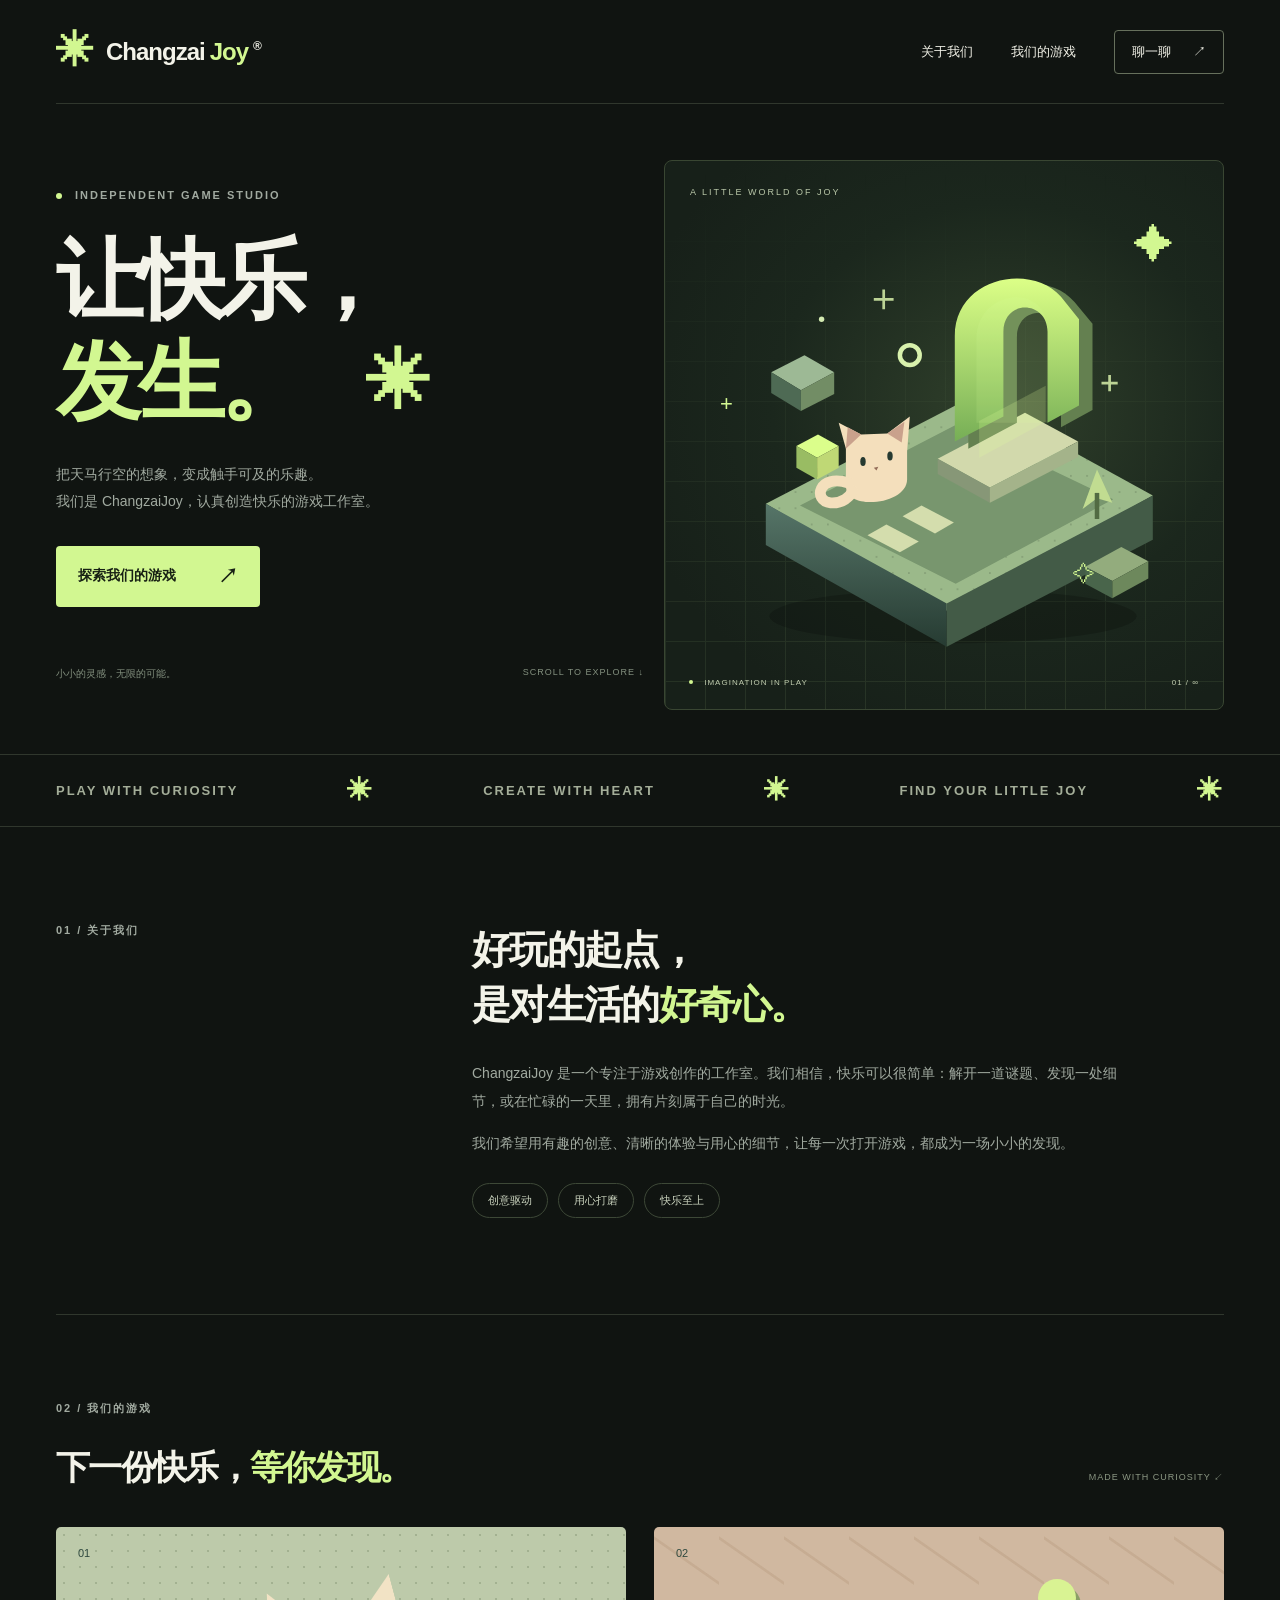
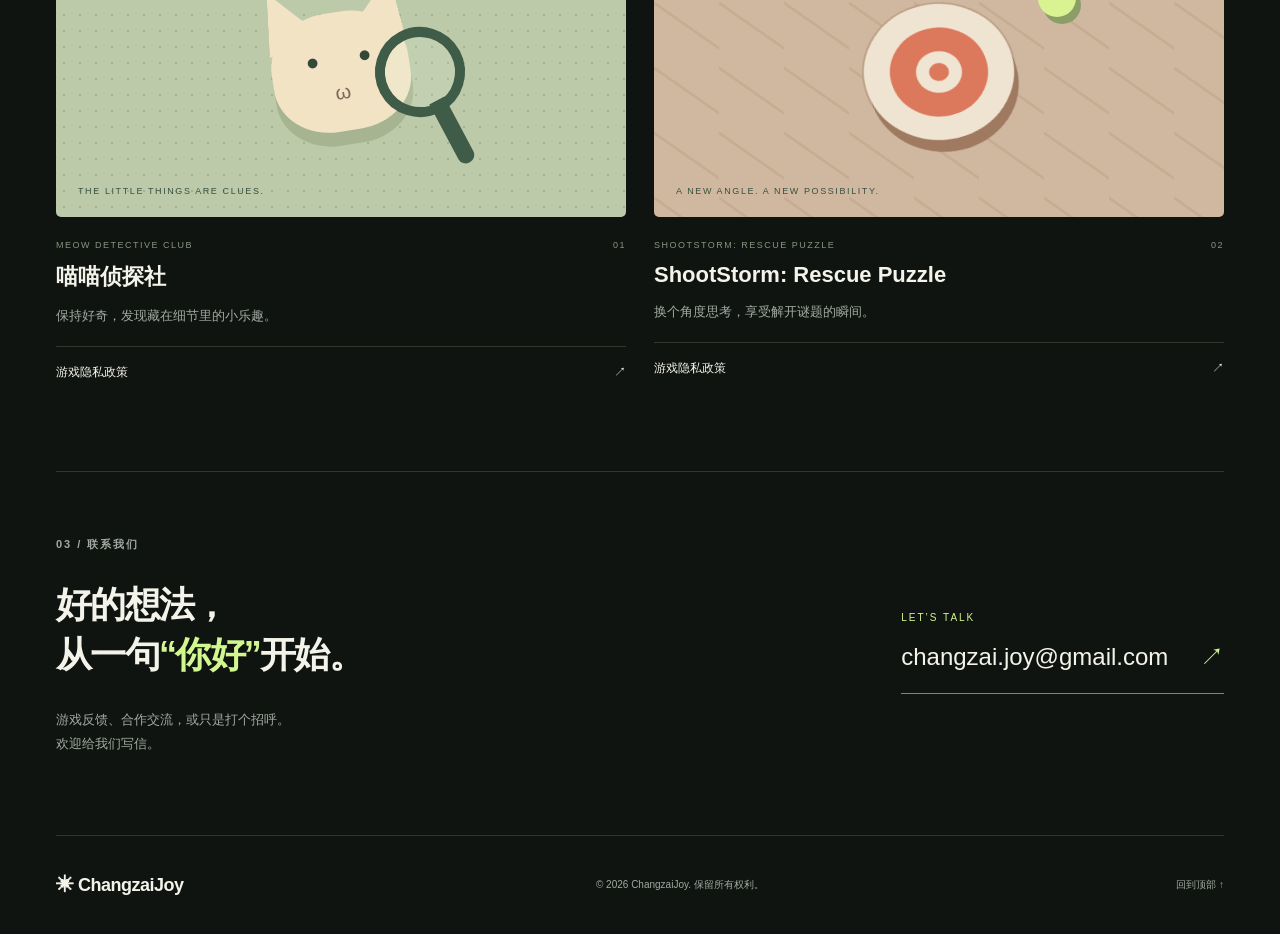
<file: index.html>
<!doctype html>
<html lang="zh-CN">
<head>
  <meta charset="utf-8">
  <meta name="viewport" content="width=device-width, initial-scale=1">
  <meta name="description" content="ChangzaiJoy 游戏工作室，让灵感变成快乐。认识我们，探索游戏，与我们联系。">
  <meta name="theme-color" content="#101411">
  <title>ChangzaiJoy — 让快乐，发生。</title>
  <link rel="stylesheet" href="style.css">
</head>
<body>
  <header class="header wrap">
    <a class="brand" href="#" aria-label="ChangzaiJoy 首页"><span class="brand-icon">✳</span> Changzai<span>Joy</span><span class="brand-dot">®</span></a>
    <nav aria-label="主导航"><a href="#about">关于我们</a><a href="#games">我们的游戏</a><a class="nav-contact" href="#contact">聊一聊 <span>↗</span></a></nav>
  </header>
  <main>
    <section class="hero wrap" aria-labelledby="hero-title">
      <div class="hero-copy"><p class="eyebrow"><span class="status-dot"></span> INDEPENDENT GAME STUDIO</p>
        <h1 id="hero-title">让快乐，<br><span>发生。</span><i>✳</i></h1>
        <p class="hero-description">把天马行空的想象，变成触手可及的乐趣。<br>我们是 ChangzaiJoy，认真创造快乐的游戏工作室。</p>
        <a class="button" href="#games">探索我们的游戏 <span>↗</span></a>
        <div class="hero-note"><span>小小的灵感，无限的可能。</span><span>SCROLL TO EXPLORE ↓</span></div>
      </div>
      <div class="art" role="img" aria-label="原创插画：星空下的小猫、积木岛屿与游戏传送门">
        <div class="art-grid"></div><span class="art-label">A LITTLE WORLD OF JOY</span><span class="spark s1">✦</span><span class="spark s2">+</span><span class="spark s3">✧</span>
        <svg viewBox="0 0 620 540" aria-hidden="true">
          <defs><linearGradient id="island" x2="0" y2="1"><stop stop-color="#567568"/><stop offset="1" stop-color="#263b32"/></linearGradient><linearGradient id="portal" x2="0" y2="1"><stop stop-color="#dcff87"/><stop offset="1" stop-color="#76ae56"/></linearGradient><pattern id="dots" width="18" height="18" patternUnits="userSpaceOnUse"><circle cx="1" cy="1" r="1" fill="#101411" opacity=".2"/></pattern></defs>
          <ellipse cx="320" cy="463" rx="204" ry="30" fill="#000" opacity=".2"/>
          <path d="m112 338 230-119 200 110-229 128Z" fill="#9bb98a"/><path d="m112 338 201 111v48L112 384Z" fill="url(#island)"/><path d="m313 449 229-120v49L313 497Z" fill="#435b47"/><path d="m112 338 230-119 200 110-229 120Z" fill="url(#dots)"/>
          <path d="m150 340 174-90 174 83-175 94Z" fill="#78966e"/>
          <path d="m303 288 97-51 59 32-98 51Z" fill="#d2d9ac"/><path d="m303 288 58 32v17l-58-32Z" fill="#879777"/><path d="m361 320 98-51v17l-98 51Z" fill="#a4b38a"/>
          <path d="M337 277V158c0-67 85-83 118-44l20 24v96l-35 19V153c0-35-49-37-49 0v95Z" fill="#648050"/><path d="M322 269V152c0-66 85-82 118-44l20 25v96l-35 19V147c0-35-49-37-49 0v94Z" fill="url(#portal)"/>
          <path d="M346 248V154c0-53 79-65 79-7v101Z" fill="#d9ff9c" opacity=".13"/><path d="m349 246 74-39v40l-74 40Z" fill="#deff99" opacity=".2"/>
          <path d="m225 373 21-12 36 19-21 12Z" fill="#d4ddad"/><path d="m264 352 21-12 36 19-21 12Z" fill="#d4ddad"/>
          <path d="M201 318v-41l-8-29 25 13 29-1 25-19-3 39v31c0 28-68 36-68 7Z" fill="#f4dfbc"/><path d="m201 277 17-16-15-8Z" fill="#c9a18c"/><path d="m247 260 19-13-3 23Z" fill="#c9a18c"/><ellipse cx="220" cy="291" rx="3" ry="5" fill="#263a31"/><ellipse cx="250" cy="285" rx="3" ry="5" fill="#263a31"/><path d="m232 298 5-1-2 4Z" fill="#936d59"/><path d="M204 315c-34-11-40 20-20 22 13 1 22-7 24-13" fill="none" stroke="#f4dfbc" stroke-width="12" stroke-linecap="round"/>
          <path d="m146 274 24-13 23 13-24 13Z" fill="#dbfe8b"/><path d="m146 274 23 13v24l-23-13Z" fill="#99bc63"/><path d="m169 287 24-13v24l-24 13Z" fill="#bfd875"/>
          <path d="m464 344 16-44 17 37-17-5Z" fill="#c1dc91"/><path d="M480 326v29" stroke="#526b43" stroke-width="5"/>
          <path d="m118 192 37-19 33 19-37 20Z" fill="#9db995"/><path d="m118 192 33 20v23l-33-20Z" fill="#4e6a54"/><path d="m151 212 37-20v24l-37 19Z" fill="#728d65"/>
          <path d="m467 408 40-22 30 16-40 22Z" fill="#93ac7d"/><path d="m467 408 30 16v19l-30-16Z" fill="#49654b"/><path d="m497 424 40-22v19l-40 22Z" fill="#6d885c"/>
          <circle cx="272" cy="173" r="11" fill="none" stroke="#d8f1ac" stroke-width="5"/><path d="M243 100v22m-11-11h22M494 195v18m-9-9h18" stroke="#bcd395" stroke-width="3"/><circle cx="174" cy="133" r="3" fill="#d3eab1"/>
        </svg><div class="art-bottom"><span><span class="status-dot"></span> IMAGINATION IN PLAY</span><span>01 / ∞</span></div>
      </div>
    </section>
    <div class="ticker"><div class="wrap">PLAY WITH CURIOSITY <span>✳</span> CREATE WITH HEART <span>✳</span> FIND YOUR LITTLE JOY <span>✳</span></div></div>
    <section class="about wrap" id="about"><p class="eyebrow">01 / 关于我们</p><div><h2>好玩的起点，<br>是对生活的<span>好奇心。</span></h2><p>ChangzaiJoy 是一个专注于游戏创作的工作室。我们相信，快乐可以很简单：解开一道谜题、发现一处细节，或在忙碌的一天里，拥有片刻属于自己的时光。</p><p>我们希望用有趣的创意、清晰的体验与用心的细节，让每一次打开游戏，都成为一场小小的发现。</p><div class="values"><span>创意驱动</span><span>用心打磨</span><span>快乐至上</span></div></div></section>
    <section class="games wrap" id="games"><div class="section-heading"><div><p class="eyebrow">02 / 我们的游戏</p><h2>下一份快乐，<span>等你发现。</span></h2></div><span class="small-label">MADE WITH CURIOSITY ↙</span></div>
      <div class="game-grid">
        <article class="game"><div class="game-cover cat-cover" aria-hidden="true"><span class="cover-number">01</span><div class="cat-face"><span class="cat-eyes">• •</span><span class="cat-mouth">ω</span></div><span class="magnifier"></span><span class="cover-caption">THE LITTLE THINGS ARE CLUES.</span></div><div class="game-meta"><span>MEOW DETECTIVE CLUB</span><span>01</span></div><h3>喵喵侦探社</h3><p>保持好奇，发现藏在细节里的小乐趣。</p><a href="privacy_policy/meow_detective_club_google.html#zh">游戏隐私政策 <span>↗</span></a></article>
        <article class="game"><div class="game-cover puzzle-cover" aria-hidden="true"><span class="cover-number">02</span><div class="target"><i></i></div><span class="orbit-ball"></span><span class="cover-caption">A NEW ANGLE. A NEW POSSIBILITY.</span></div><div class="game-meta"><span>SHOOTSTORM: RESCUE PUZZLE</span><span>02</span></div><h3>ShootStorm: Rescue Puzzle</h3><p>换个角度思考，享受解开谜题的瞬间。</p><a href="privacy_policy/puzzle_shot_google.html#zh">游戏隐私政策 <span>↗</span></a></article>
      </div>
    </section>
    <section class="contact wrap" id="contact"><div><p class="eyebrow">03 / 联系我们</p><h2>好的想法，<br>从一句<span>“你好”</span>开始。</h2><p>游戏反馈、合作交流，或只是打个招呼。<br>欢迎给我们写信。</p></div><a class="contact-link" href="mailto:changzai.joy@gmail.com"><span>LET’S TALK</span>changzai.joy@gmail.com <b>↗</b></a></section>
  </main>
  <footer class="wrap"><a class="brand" href="#">✳ ChangzaiJoy</a><p>© 2026 ChangzaiJoy. 保留所有权利。</p><a href="#">回到顶部 ↑</a></footer>
</body>
</html>
</file>
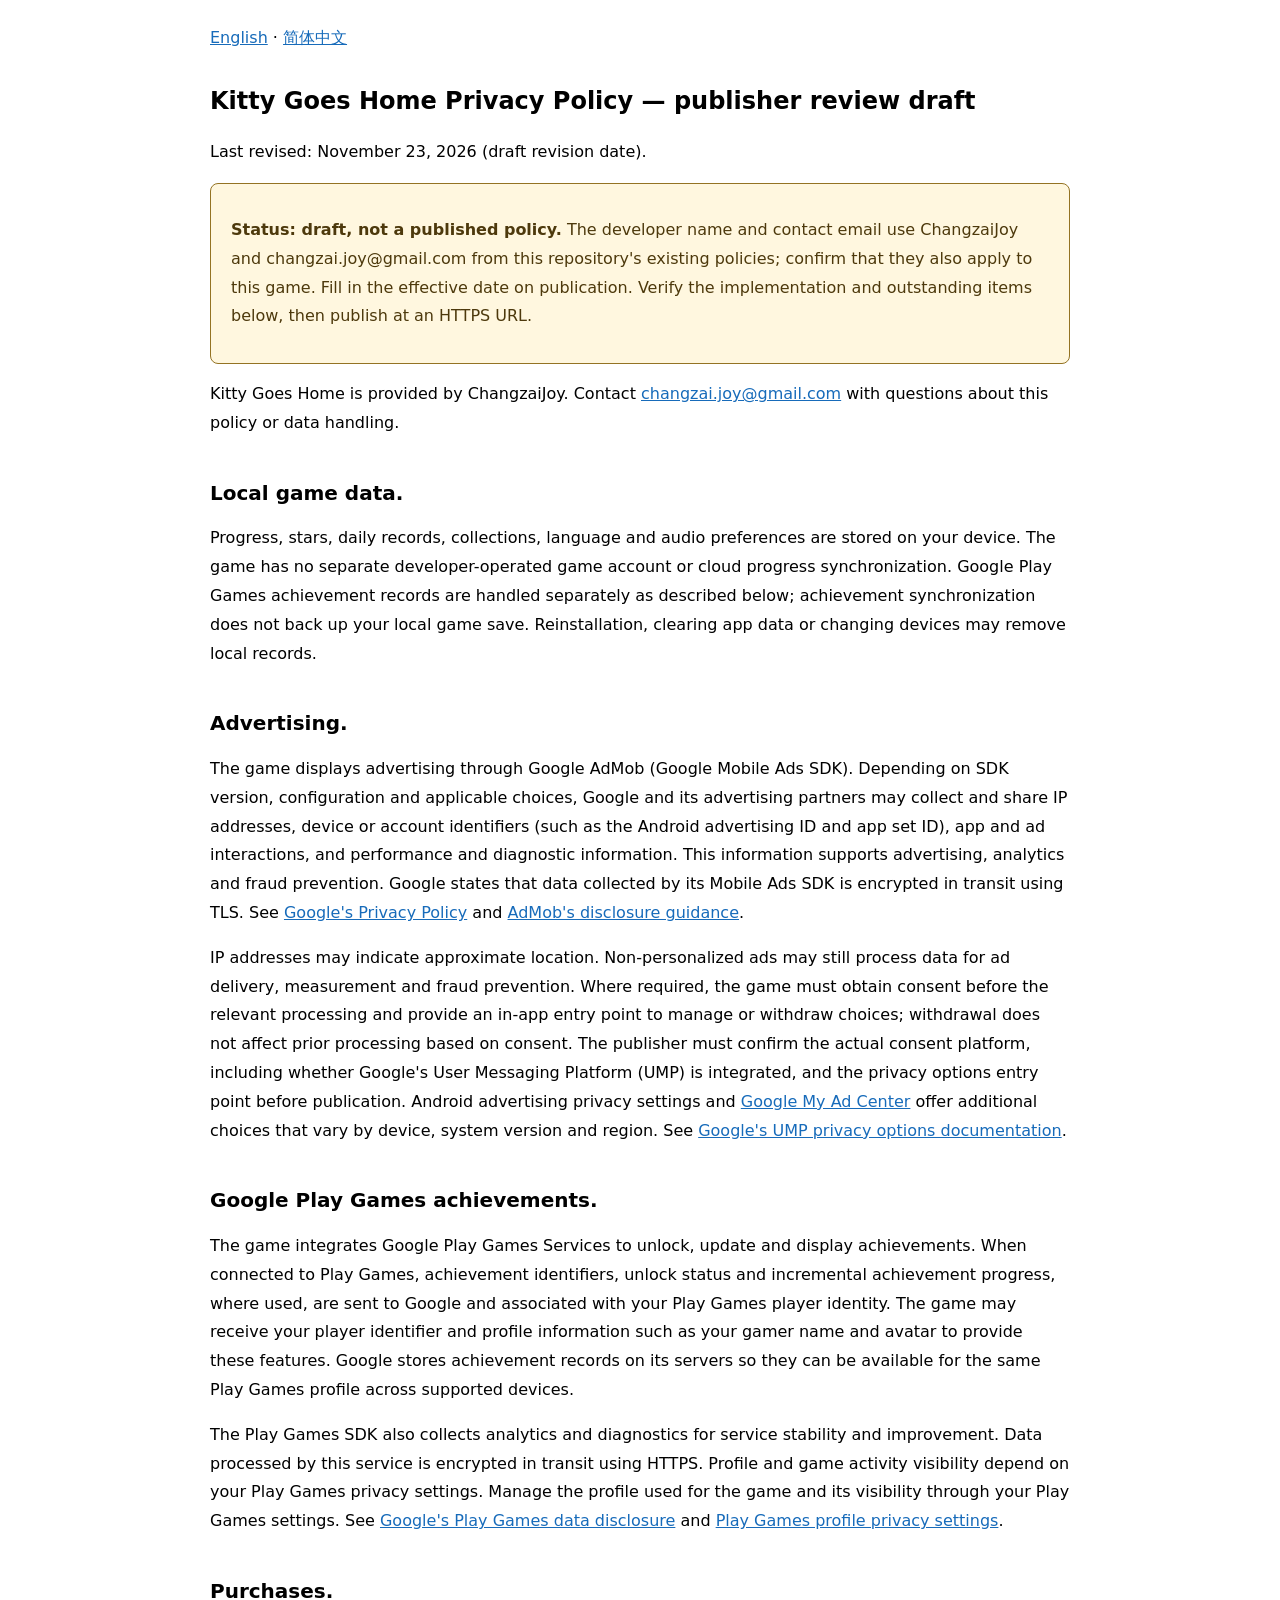
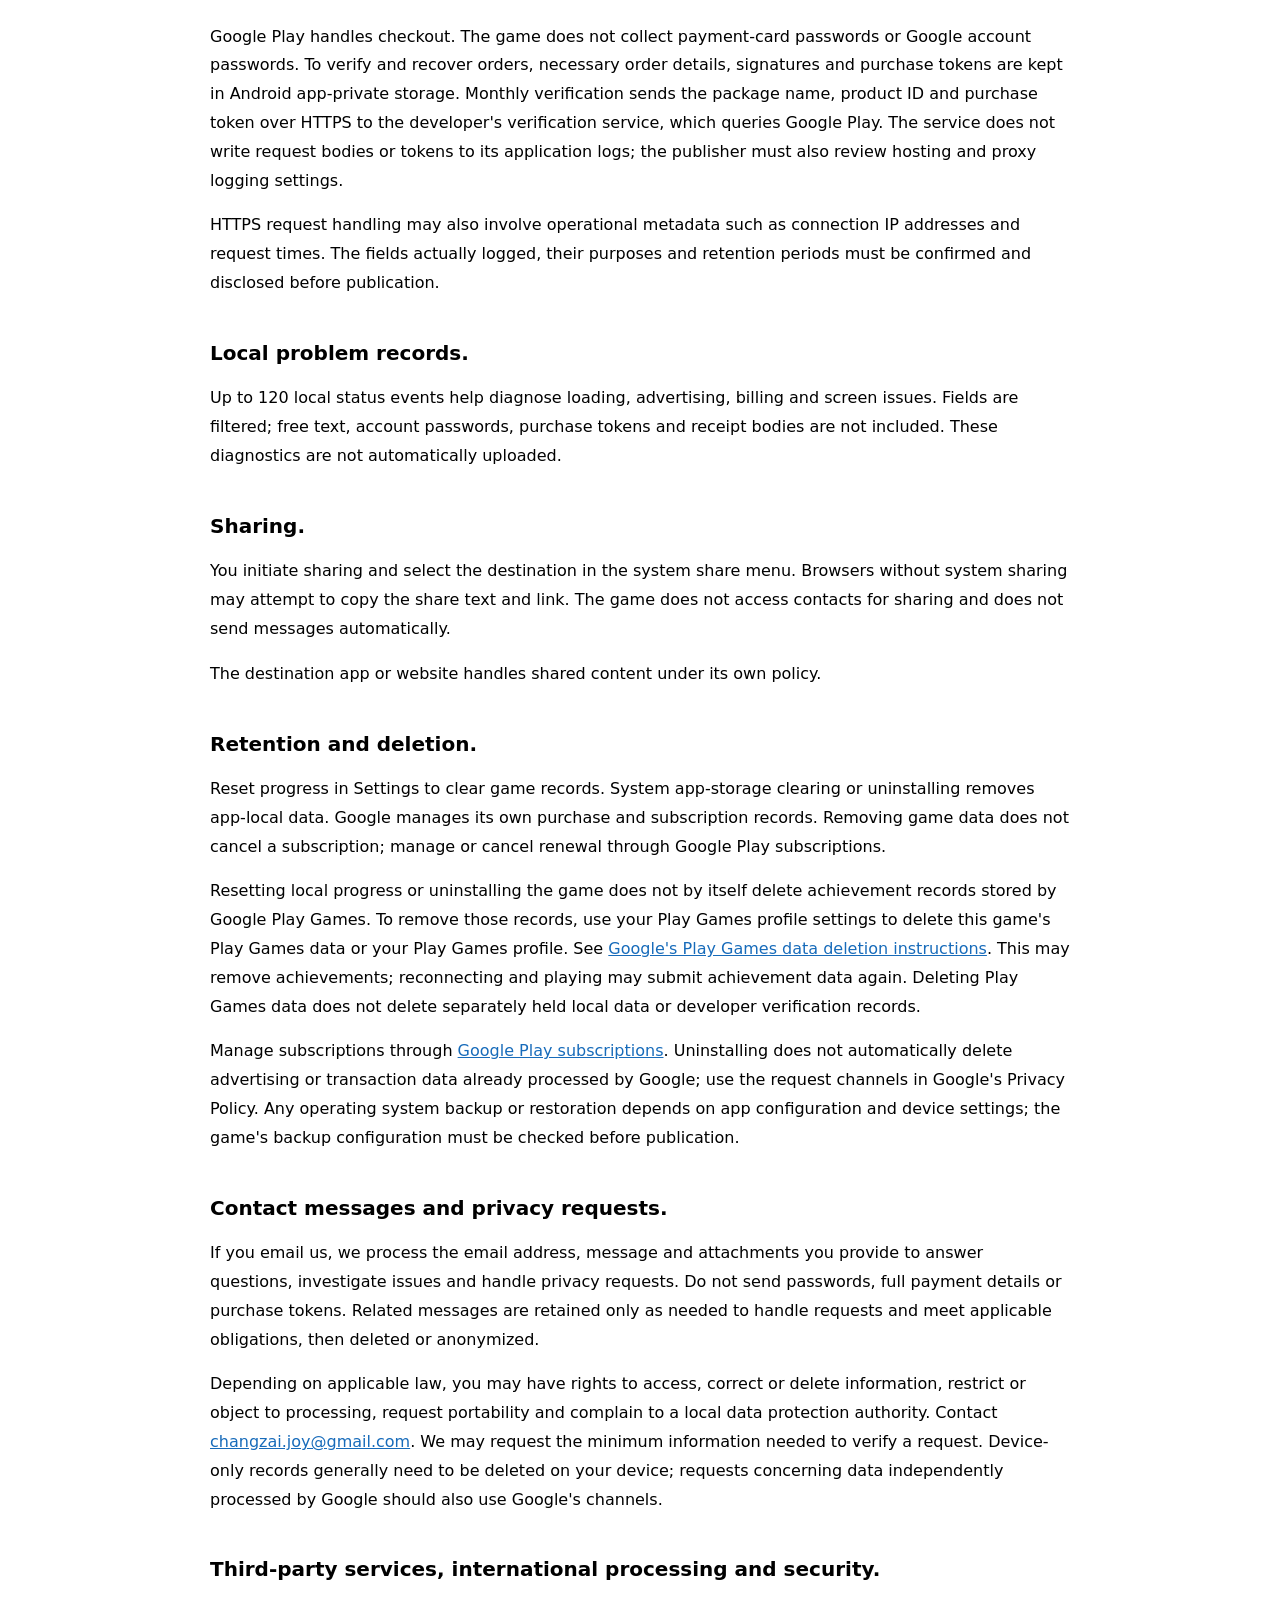
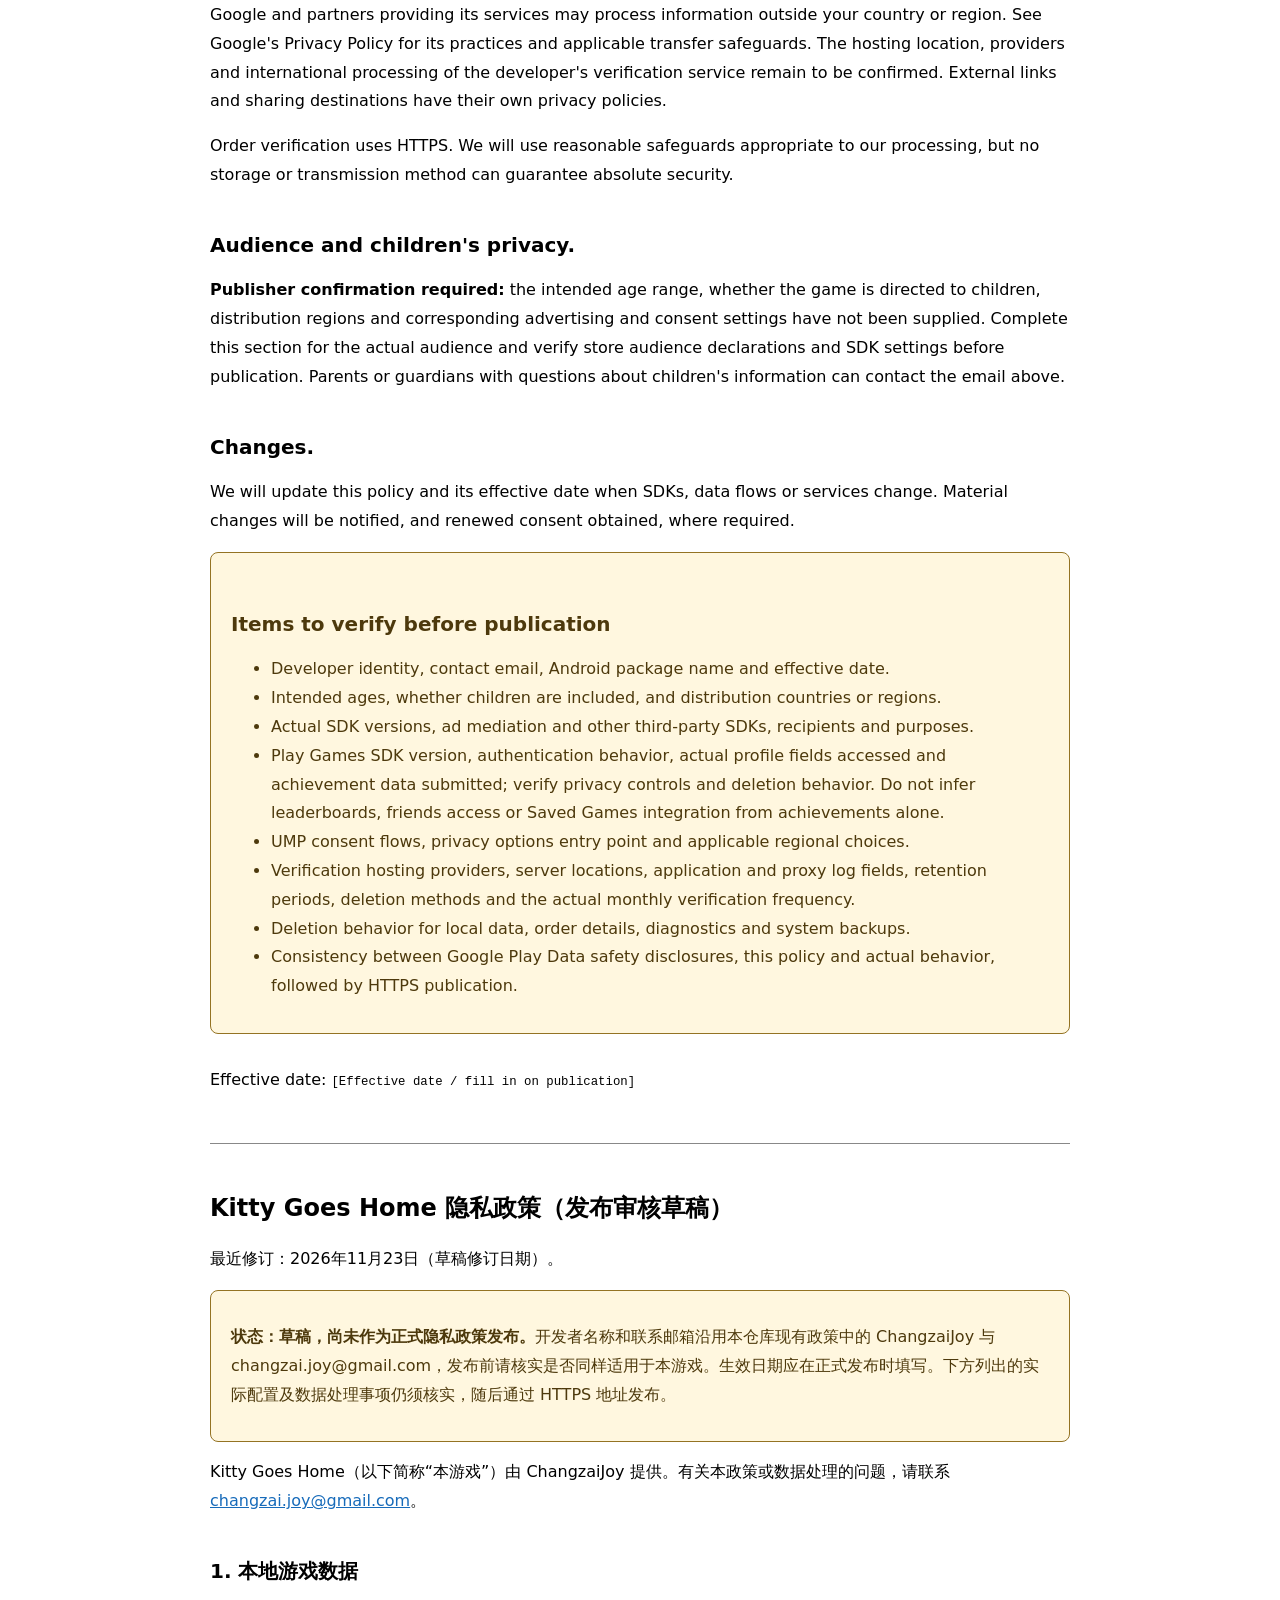
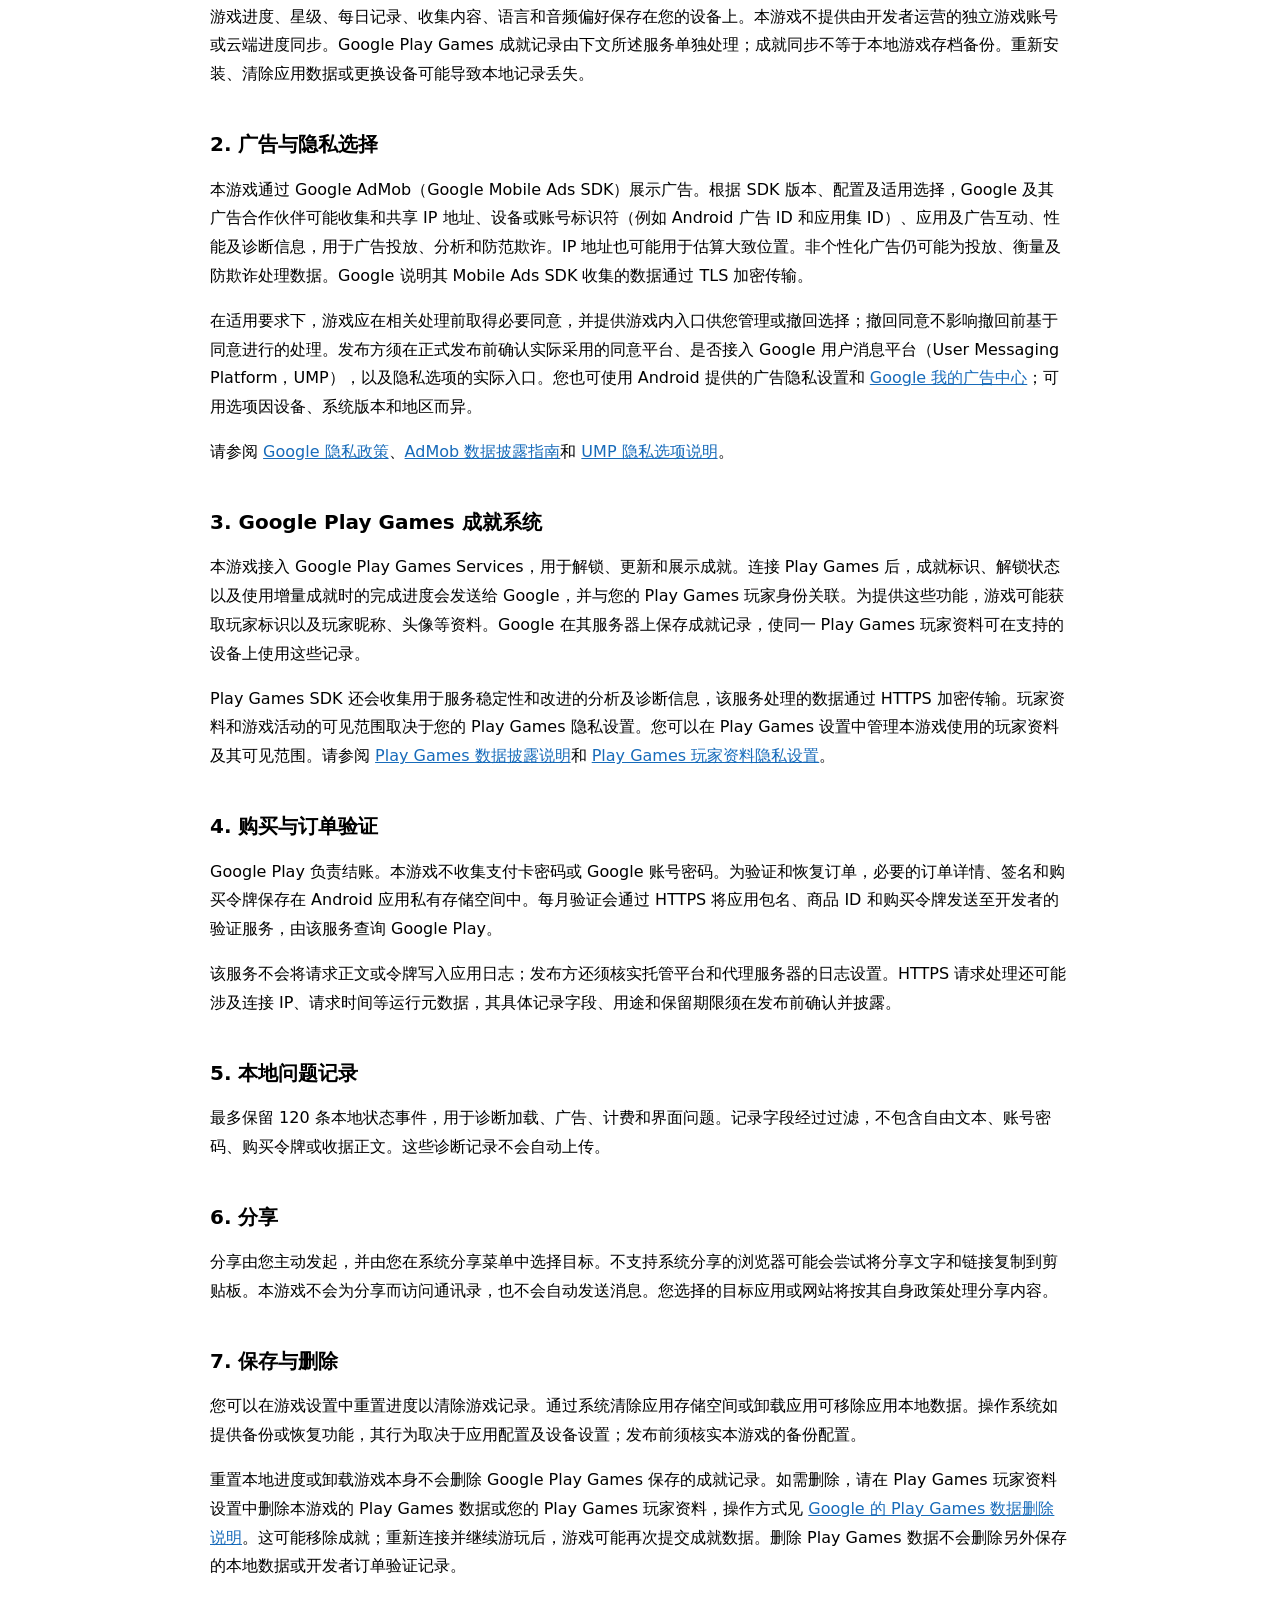
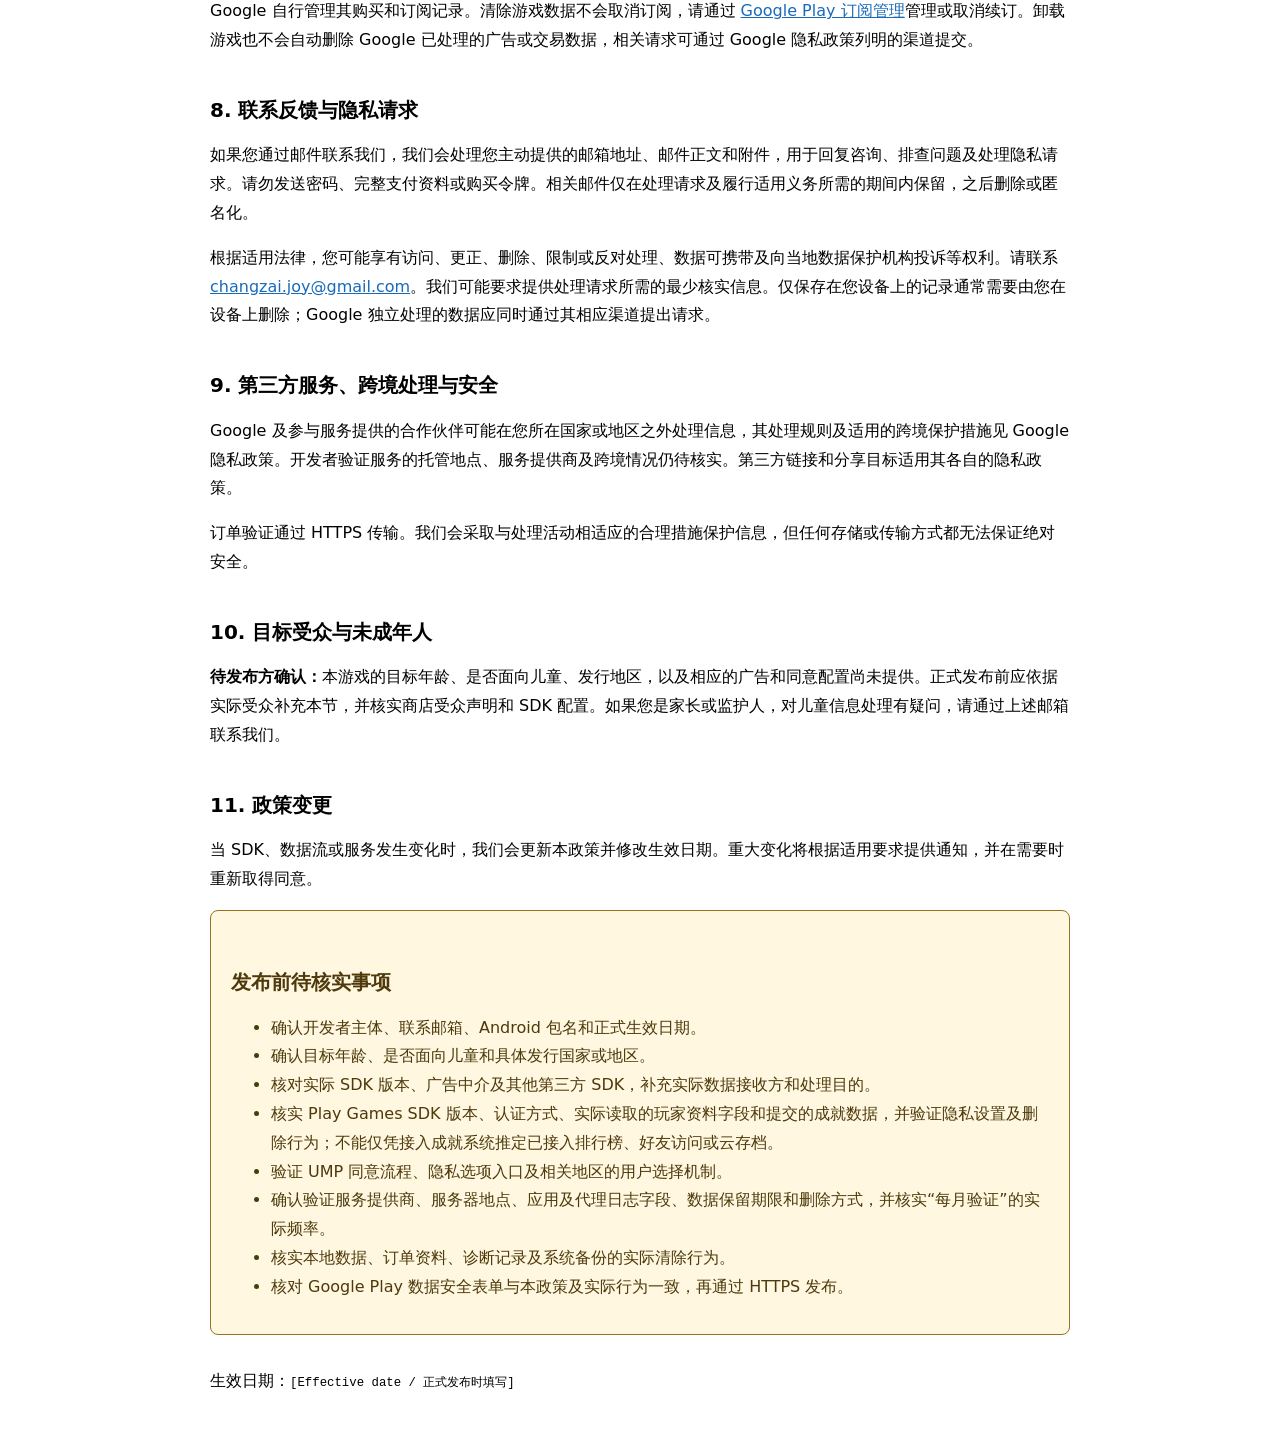
<file: privacy_policy/kitty_goes_home_google.html>
<!DOCTYPE html>
<html lang="en-US">
<head>
  <meta charset="utf-8">
  <meta name="viewport" content="width=device-width, initial-scale=1">
  <title>Kitty Goes Home — 隐私政策 / Privacy Policy（草稿 / Draft）</title>
  <style>
    :root { color-scheme: light dark; }
    body { max-width: 860px; margin: auto; padding: 24px; font-family: system-ui, -apple-system, "Microsoft YaHei", sans-serif; line-height: 1.8; overflow-wrap: anywhere; }
    h1 { line-height: 1.4; }
    h2 { margin-top: 2em; line-height: 1.5; font-size: 1.25rem; }
    a { color: #176bba; }
    code { font-size: .95em; }
    .draft-notice { padding: 16px 20px; border: 1px solid #947323; border-radius: 8px; background: #fff7df; color: #4d390c; }
    footer { margin-top: 2em; }
    nav { margin-bottom: 2em; }
    hr { margin: 3em 0; border: 0; border-top: 1px solid #888; }
    @media (prefers-color-scheme: dark) {
      a { color: #8cc5ff; }
      .draft-notice { background: #332a15; color: #ffe4a1; border-color: #aa883c; }
    }
  </style>
</head>
<body>
  <nav aria-label="语言 / Language"><a href="#en" lang="en-US">English</a> · <a href="#zh" lang="zh-CN">简体中文</a></nav>
  <main>
    <article id="en" lang="en-US">
      <header>
        <h1>Kitty Goes Home Privacy Policy — publisher review draft</h1>
        <p>Last revised: <time datetime="2026-11-23">November 23, 2026</time> (draft revision date).</p>
        <aside class="draft-notice" aria-label="Draft status">
          <p><strong>Status: draft, not a published policy.</strong> The developer name and contact email use ChangzaiJoy and changzai.joy@gmail.com from this repository's existing policies; confirm that they also apply to this game. Fill in the effective date on publication. Verify the implementation and outstanding items below, then publish at an HTTPS URL.</p>
        </aside>
        <p>Kitty Goes Home is provided by ChangzaiJoy. Contact <a href="mailto:changzai.joy@gmail.com">changzai.joy@gmail.com</a> with questions about this policy or data handling.</p>
      </header>

      <section aria-labelledby="local-data">
        <h2 id="local-data">Local game data.</h2>
        <p>Progress, stars, daily records, collections, language and audio preferences are stored on your device. The game has no separate developer-operated game account or cloud progress synchronization. Google Play Games achievement records are handled separately as described below; achievement synchronization does not back up your local game save. Reinstallation, clearing app data or changing devices may remove local records.</p>
      </section>

      <section aria-labelledby="advertising">
        <h2 id="advertising">Advertising.</h2>
        <p>The game displays advertising through Google AdMob (Google Mobile Ads SDK). Depending on SDK version, configuration and applicable choices, Google and its advertising partners may collect and share IP addresses, device or account identifiers (such as the Android advertising ID and app set ID), app and ad interactions, and performance and diagnostic information. This information supports advertising, analytics and fraud prevention. Google states that data collected by its Mobile Ads SDK is encrypted in transit using TLS. See <a href="https://policies.google.com/privacy">Google's Privacy Policy</a> and <a href="https://developers.google.com/admob/android/privacy/play-data-disclosure">AdMob's disclosure guidance</a>.</p>
        <p>IP addresses may indicate approximate location. Non-personalized ads may still process data for ad delivery, measurement and fraud prevention. Where required, the game must obtain consent before the relevant processing and provide an in-app entry point to manage or withdraw choices; withdrawal does not affect prior processing based on consent. The publisher must confirm the actual consent platform, including whether Google's User Messaging Platform (UMP) is integrated, and the privacy options entry point before publication. Android advertising privacy settings and <a href="https://myadcenter.google.com/">Google My Ad Center</a> offer additional choices that vary by device, system version and region. See <a href="https://developers.google.com/admob/android/privacy">Google's UMP privacy options documentation</a>.</p>
      </section>

      <section aria-labelledby="achievements">
        <h2 id="achievements">Google Play Games achievements.</h2>
        <p>The game integrates Google Play Games Services to unlock, update and display achievements. When connected to Play Games, achievement identifiers, unlock status and incremental achievement progress, where used, are sent to Google and associated with your Play Games player identity. The game may receive your player identifier and profile information such as your gamer name and avatar to provide these features. Google stores achievement records on its servers so they can be available for the same Play Games profile across supported devices.</p>
        <p>The Play Games SDK also collects analytics and diagnostics for service stability and improvement. Data processed by this service is encrypted in transit using HTTPS. Profile and game activity visibility depend on your Play Games privacy settings. Manage the profile used for the game and its visibility through your Play Games settings. See <a href="https://developer.android.com/games/pgs/data-collection">Google's Play Games data disclosure</a> and <a href="https://support.google.com/googleplay/answer/3129346">Play Games profile privacy settings</a>.</p>
      </section>

      <section aria-labelledby="purchases">
        <h2 id="purchases">Purchases.</h2>
        <p>Google Play handles checkout. The game does not collect payment-card passwords or Google account passwords. To verify and recover orders, necessary order details, signatures and purchase tokens are kept in Android app-private storage. Monthly verification sends the package name, product ID and purchase token over HTTPS to the developer's verification service, which queries Google Play. The service does not write request bodies or tokens to its application logs; the publisher must also review hosting and proxy logging settings.</p>
        <p>HTTPS request handling may also involve operational metadata such as connection IP addresses and request times. The fields actually logged, their purposes and retention periods must be confirmed and disclosed before publication.</p>
      </section>

      <section aria-labelledby="problem-records">
        <h2 id="problem-records">Local problem records.</h2>
        <p>Up to 120 local status events help diagnose loading, advertising, billing and screen issues. Fields are filtered; free text, account passwords, purchase tokens and receipt bodies are not included. These diagnostics are not automatically uploaded.</p>
      </section>

      <section aria-labelledby="sharing">
        <h2 id="sharing">Sharing.</h2>
        <p>You initiate sharing and select the destination in the system share menu. Browsers without system sharing may attempt to copy the share text and link. The game does not access contacts for sharing and does not send messages automatically.</p>
        <p>The destination app or website handles shared content under its own policy.</p>
      </section>

      <section aria-labelledby="retention">
        <h2 id="retention">Retention and deletion.</h2>
        <p>Reset progress in Settings to clear game records. System app-storage clearing or uninstalling removes app-local data. Google manages its own purchase and subscription records. Removing game data does not cancel a subscription; manage or cancel renewal through Google Play subscriptions.</p>
        <p>Resetting local progress or uninstalling the game does not by itself delete achievement records stored by Google Play Games. To remove those records, use your Play Games profile settings to delete this game's Play Games data or your Play Games profile. See <a href="https://support.google.com/googleplay/answer/9130646">Google's Play Games data deletion instructions</a>. This may remove achievements; reconnecting and playing may submit achievement data again. Deleting Play Games data does not delete separately held local data or developer verification records.</p>
        <p>Manage subscriptions through <a href="https://play.google.com/store/account/subscriptions">Google Play subscriptions</a>. Uninstalling does not automatically delete advertising or transaction data already processed by Google; use the request channels in Google's Privacy Policy. Any operating system backup or restoration depends on app configuration and device settings; the game's backup configuration must be checked before publication.</p>
      </section>

      <section aria-labelledby="contact-rights">
        <h2 id="contact-rights">Contact messages and privacy requests.</h2>
        <p>If you email us, we process the email address, message and attachments you provide to answer questions, investigate issues and handle privacy requests. Do not send passwords, full payment details or purchase tokens. Related messages are retained only as needed to handle requests and meet applicable obligations, then deleted or anonymized.</p>
        <p>Depending on applicable law, you may have rights to access, correct or delete information, restrict or object to processing, request portability and complain to a local data protection authority. Contact <a href="mailto:changzai.joy@gmail.com">changzai.joy@gmail.com</a>. We may request the minimum information needed to verify a request. Device-only records generally need to be deleted on your device; requests concerning data independently processed by Google should also use Google's channels.</p>
      </section>

      <section aria-labelledby="security">
        <h2 id="security">Third-party services, international processing and security.</h2>
        <p>Google and partners providing its services may process information outside your country or region. See Google's Privacy Policy for its practices and applicable transfer safeguards. The hosting location, providers and international processing of the developer's verification service remain to be confirmed. External links and sharing destinations have their own privacy policies.</p>
        <p>Order verification uses HTTPS. We will use reasonable safeguards appropriate to our processing, but no storage or transmission method can guarantee absolute security.</p>
      </section>

      <section aria-labelledby="children">
        <h2 id="children">Audience and children's privacy.</h2>
        <p><strong>Publisher confirmation required:</strong> the intended age range, whether the game is directed to children, distribution regions and corresponding advertising and consent settings have not been supplied. Complete this section for the actual audience and verify store audience declarations and SDK settings before publication. Parents or guardians with questions about children's information can contact the email above.</p>
      </section>

      <section aria-labelledby="changes">
        <h2 id="changes">Changes.</h2>
        <p>We will update this policy and its effective date when SDKs, data flows or services change. Material changes will be notified, and renewed consent obtained, where required.</p>
      </section>

      <aside class="draft-notice" aria-label="Pre-publication review">
        <h2>Items to verify before publication</h2>
        <ul>
          <li>Developer identity, contact email, Android package name and effective date.</li>
          <li>Intended ages, whether children are included, and distribution countries or regions.</li>
          <li>Actual SDK versions, ad mediation and other third-party SDKs, recipients and purposes.</li>
          <li>Play Games SDK version, authentication behavior, actual profile fields accessed and achievement data submitted; verify privacy controls and deletion behavior. Do not infer leaderboards, friends access or Saved Games integration from achievements alone.</li>
          <li>UMP consent flows, privacy options entry point and applicable regional choices.</li>
          <li>Verification hosting providers, server locations, application and proxy log fields, retention periods, deletion methods and the actual monthly verification frequency.</li>
          <li>Deletion behavior for local data, order details, diagnostics and system backups.</li>
          <li>Consistency between Google Play Data safety disclosures, this policy and actual behavior, followed by HTTPS publication.</li>
        </ul>
      </aside>

      <footer>
        <p>Effective date: <code>[Effective date / fill in on publication]</code></p>
      </footer>
    </article>
    <hr>
    <article id="zh" lang="zh-CN">
      <header>
        <h1>Kitty Goes Home 隐私政策（发布审核草稿）</h1>
        <p>最近修订：<time datetime="2026-11-23">2026年11月23日</time>（草稿修订日期）。</p>
        <aside class="draft-notice" aria-label="草稿状态">
          <p><strong>状态：草稿，尚未作为正式隐私政策发布。</strong>开发者名称和联系邮箱沿用本仓库现有政策中的 ChangzaiJoy 与 changzai.joy@gmail.com，发布前请核实是否同样适用于本游戏。生效日期应在正式发布时填写。下方列出的实际配置及数据处理事项仍须核实，随后通过 HTTPS 地址发布。</p>
        </aside>
        <p>Kitty Goes Home（以下简称“本游戏”）由 ChangzaiJoy 提供。有关本政策或数据处理的问题，请联系 <a href="mailto:changzai.joy@gmail.com">changzai.joy@gmail.com</a>。</p>
      </header>

      <section aria-labelledby="zh-local-data">
        <h2 id="zh-local-data">1. 本地游戏数据</h2>
        <p>游戏进度、星级、每日记录、收集内容、语言和音频偏好保存在您的设备上。本游戏不提供由开发者运营的独立游戏账号或云端进度同步。Google Play Games 成就记录由下文所述服务单独处理；成就同步不等于本地游戏存档备份。重新安装、清除应用数据或更换设备可能导致本地记录丢失。</p>
      </section>
      <section aria-labelledby="zh-advertising">
        <h2 id="zh-advertising">2. 广告与隐私选择</h2>
        <p>本游戏通过 Google AdMob（Google Mobile Ads SDK）展示广告。根据 SDK 版本、配置及适用选择，Google 及其广告合作伙伴可能收集和共享 IP 地址、设备或账号标识符（例如 Android 广告 ID 和应用集 ID）、应用及广告互动、性能及诊断信息，用于广告投放、分析和防范欺诈。IP 地址也可能用于估算大致位置。非个性化广告仍可能为投放、衡量及防欺诈处理数据。Google 说明其 Mobile Ads SDK 收集的数据通过 TLS 加密传输。</p>
        <p>在适用要求下，游戏应在相关处理前取得必要同意，并提供游戏内入口供您管理或撤回选择；撤回同意不影响撤回前基于同意进行的处理。发布方须在正式发布前确认实际采用的同意平台、是否接入 Google 用户消息平台（User Messaging Platform，UMP），以及隐私选项的实际入口。您也可使用 Android 提供的广告隐私设置和 <a href="https://myadcenter.google.com/">Google 我的广告中心</a>；可用选项因设备、系统版本和地区而异。</p>
        <p>请参阅 <a href="https://policies.google.com/privacy?hl=zh-CN">Google 隐私政策</a>、<a href="https://developers.google.com/admob/android/privacy/play-data-disclosure?hl=zh-cn">AdMob 数据披露指南</a>和 <a href="https://developers.google.com/admob/android/privacy?hl=zh-cn">UMP 隐私选项说明</a>。</p>
      </section>
      <section aria-labelledby="zh-achievements">
        <h2 id="zh-achievements">3. Google Play Games 成就系统</h2>
        <p>本游戏接入 Google Play Games Services，用于解锁、更新和展示成就。连接 Play Games 后，成就标识、解锁状态以及使用增量成就时的完成进度会发送给 Google，并与您的 Play Games 玩家身份关联。为提供这些功能，游戏可能获取玩家标识以及玩家昵称、头像等资料。Google 在其服务器上保存成就记录，使同一 Play Games 玩家资料可在支持的设备上使用这些记录。</p>
        <p>Play Games SDK 还会收集用于服务稳定性和改进的分析及诊断信息，该服务处理的数据通过 HTTPS 加密传输。玩家资料和游戏活动的可见范围取决于您的 Play Games 隐私设置。您可以在 Play Games 设置中管理本游戏使用的玩家资料及其可见范围。请参阅 <a href="https://developer.android.com/games/pgs/data-collection?hl=zh-cn">Play Games 数据披露说明</a>和 <a href="https://support.google.com/googleplay/answer/3129346?hl=zh-Hans">Play Games 玩家资料隐私设置</a>。</p>
      </section>
      <section aria-labelledby="zh-purchases">
        <h2 id="zh-purchases">4. 购买与订单验证</h2>
        <p>Google Play 负责结账。本游戏不收集支付卡密码或 Google 账号密码。为验证和恢复订单，必要的订单详情、签名和购买令牌保存在 Android 应用私有存储空间中。每月验证会通过 HTTPS 将应用包名、商品 ID 和购买令牌发送至开发者的验证服务，由该服务查询 Google Play。</p>
        <p>该服务不会将请求正文或令牌写入应用日志；发布方还须核实托管平台和代理服务器的日志设置。HTTPS 请求处理还可能涉及连接 IP、请求时间等运行元数据，其具体记录字段、用途和保留期限须在发布前确认并披露。</p>
      </section>
      <section aria-labelledby="zh-problem-records">
        <h2 id="zh-problem-records">5. 本地问题记录</h2>
        <p>最多保留 120 条本地状态事件，用于诊断加载、广告、计费和界面问题。记录字段经过过滤，不包含自由文本、账号密码、购买令牌或收据正文。这些诊断记录不会自动上传。</p>
      </section>
      <section aria-labelledby="zh-sharing">
        <h2 id="zh-sharing">6. 分享</h2>
        <p>分享由您主动发起，并由您在系统分享菜单中选择目标。不支持系统分享的浏览器可能会尝试将分享文字和链接复制到剪贴板。本游戏不会为分享而访问通讯录，也不会自动发送消息。您选择的目标应用或网站将按其自身政策处理分享内容。</p>
      </section>
      <section aria-labelledby="zh-retention">
        <h2 id="zh-retention">7. 保存与删除</h2>
        <p>您可以在游戏设置中重置进度以清除游戏记录。通过系统清除应用存储空间或卸载应用可移除应用本地数据。操作系统如提供备份或恢复功能，其行为取决于应用配置及设备设置；发布前须核实本游戏的备份配置。</p>
        <p>重置本地进度或卸载游戏本身不会删除 Google Play Games 保存的成就记录。如需删除，请在 Play Games 玩家资料设置中删除本游戏的 Play Games 数据或您的 Play Games 玩家资料，操作方式见 <a href="https://support.google.com/googleplay/answer/9130646?hl=zh-Hans">Google 的 Play Games 数据删除说明</a>。这可能移除成就；重新连接并继续游玩后，游戏可能再次提交成就数据。删除 Play Games 数据不会删除另外保存的本地数据或开发者订单验证记录。</p>
        <p>Google 自行管理其购买和订阅记录。清除游戏数据不会取消订阅，请通过 <a href="https://play.google.com/store/account/subscriptions">Google Play 订阅管理</a>管理或取消续订。卸载游戏也不会自动删除 Google 已处理的广告或交易数据，相关请求可通过 Google 隐私政策列明的渠道提交。</p>
      </section>
      <section aria-labelledby="zh-contact-rights">
        <h2 id="zh-contact-rights">8. 联系反馈与隐私请求</h2>
        <p>如果您通过邮件联系我们，我们会处理您主动提供的邮箱地址、邮件正文和附件，用于回复咨询、排查问题及处理隐私请求。请勿发送密码、完整支付资料或购买令牌。相关邮件仅在处理请求及履行适用义务所需的期间内保留，之后删除或匿名化。</p>
        <p>根据适用法律，您可能享有访问、更正、删除、限制或反对处理、数据可携带及向当地数据保护机构投诉等权利。请联系 <a href="mailto:changzai.joy@gmail.com">changzai.joy@gmail.com</a>。我们可能要求提供处理请求所需的最少核实信息。仅保存在您设备上的记录通常需要由您在设备上删除；Google 独立处理的数据应同时通过其相应渠道提出请求。</p>
      </section>
      <section aria-labelledby="zh-security">
        <h2 id="zh-security">9. 第三方服务、跨境处理与安全</h2>
        <p>Google 及参与服务提供的合作伙伴可能在您所在国家或地区之外处理信息，其处理规则及适用的跨境保护措施见 Google 隐私政策。开发者验证服务的托管地点、服务提供商及跨境情况仍待核实。第三方链接和分享目标适用其各自的隐私政策。</p>
        <p>订单验证通过 HTTPS 传输。我们会采取与处理活动相适应的合理措施保护信息，但任何存储或传输方式都无法保证绝对安全。</p>
      </section>
      <section aria-labelledby="zh-children">
        <h2 id="zh-children">10. 目标受众与未成年人</h2>
        <p><strong>待发布方确认：</strong>本游戏的目标年龄、是否面向儿童、发行地区，以及相应的广告和同意配置尚未提供。正式发布前应依据实际受众补充本节，并核实商店受众声明和 SDK 配置。如果您是家长或监护人，对儿童信息处理有疑问，请通过上述邮箱联系我们。</p>
      </section>
      <section aria-labelledby="zh-changes">
        <h2 id="zh-changes">11. 政策变更</h2>
        <p>当 SDK、数据流或服务发生变化时，我们会更新本政策并修改生效日期。重大变化将根据适用要求提供通知，并在需要时重新取得同意。</p>
      </section>
      <aside class="draft-notice" aria-label="发布前待核实事项">
        <h2>发布前待核实事项</h2>
        <ul>
          <li>确认开发者主体、联系邮箱、Android 包名和正式生效日期。</li>
          <li>确认目标年龄、是否面向儿童和具体发行国家或地区。</li>
          <li>核对实际 SDK 版本、广告中介及其他第三方 SDK，补充实际数据接收方和处理目的。</li>
          <li>核实 Play Games SDK 版本、认证方式、实际读取的玩家资料字段和提交的成就数据，并验证隐私设置及删除行为；不能仅凭接入成就系统推定已接入排行榜、好友访问或云存档。</li>
          <li>验证 UMP 同意流程、隐私选项入口及相关地区的用户选择机制。</li>
          <li>确认验证服务提供商、服务器地点、应用及代理日志字段、数据保留期限和删除方式，并核实“每月验证”的实际频率。</li>
          <li>核实本地数据、订单资料、诊断记录及系统备份的实际清除行为。</li>
          <li>核对 Google Play 数据安全表单与本政策及实际行为一致，再通过 HTTPS 发布。</li>
        </ul>
      </aside>
      <footer><p>生效日期：<code>[Effective date / 正式发布时填写]</code></p></footer>
    </article>
  </main>
</body>
</html>
</file>
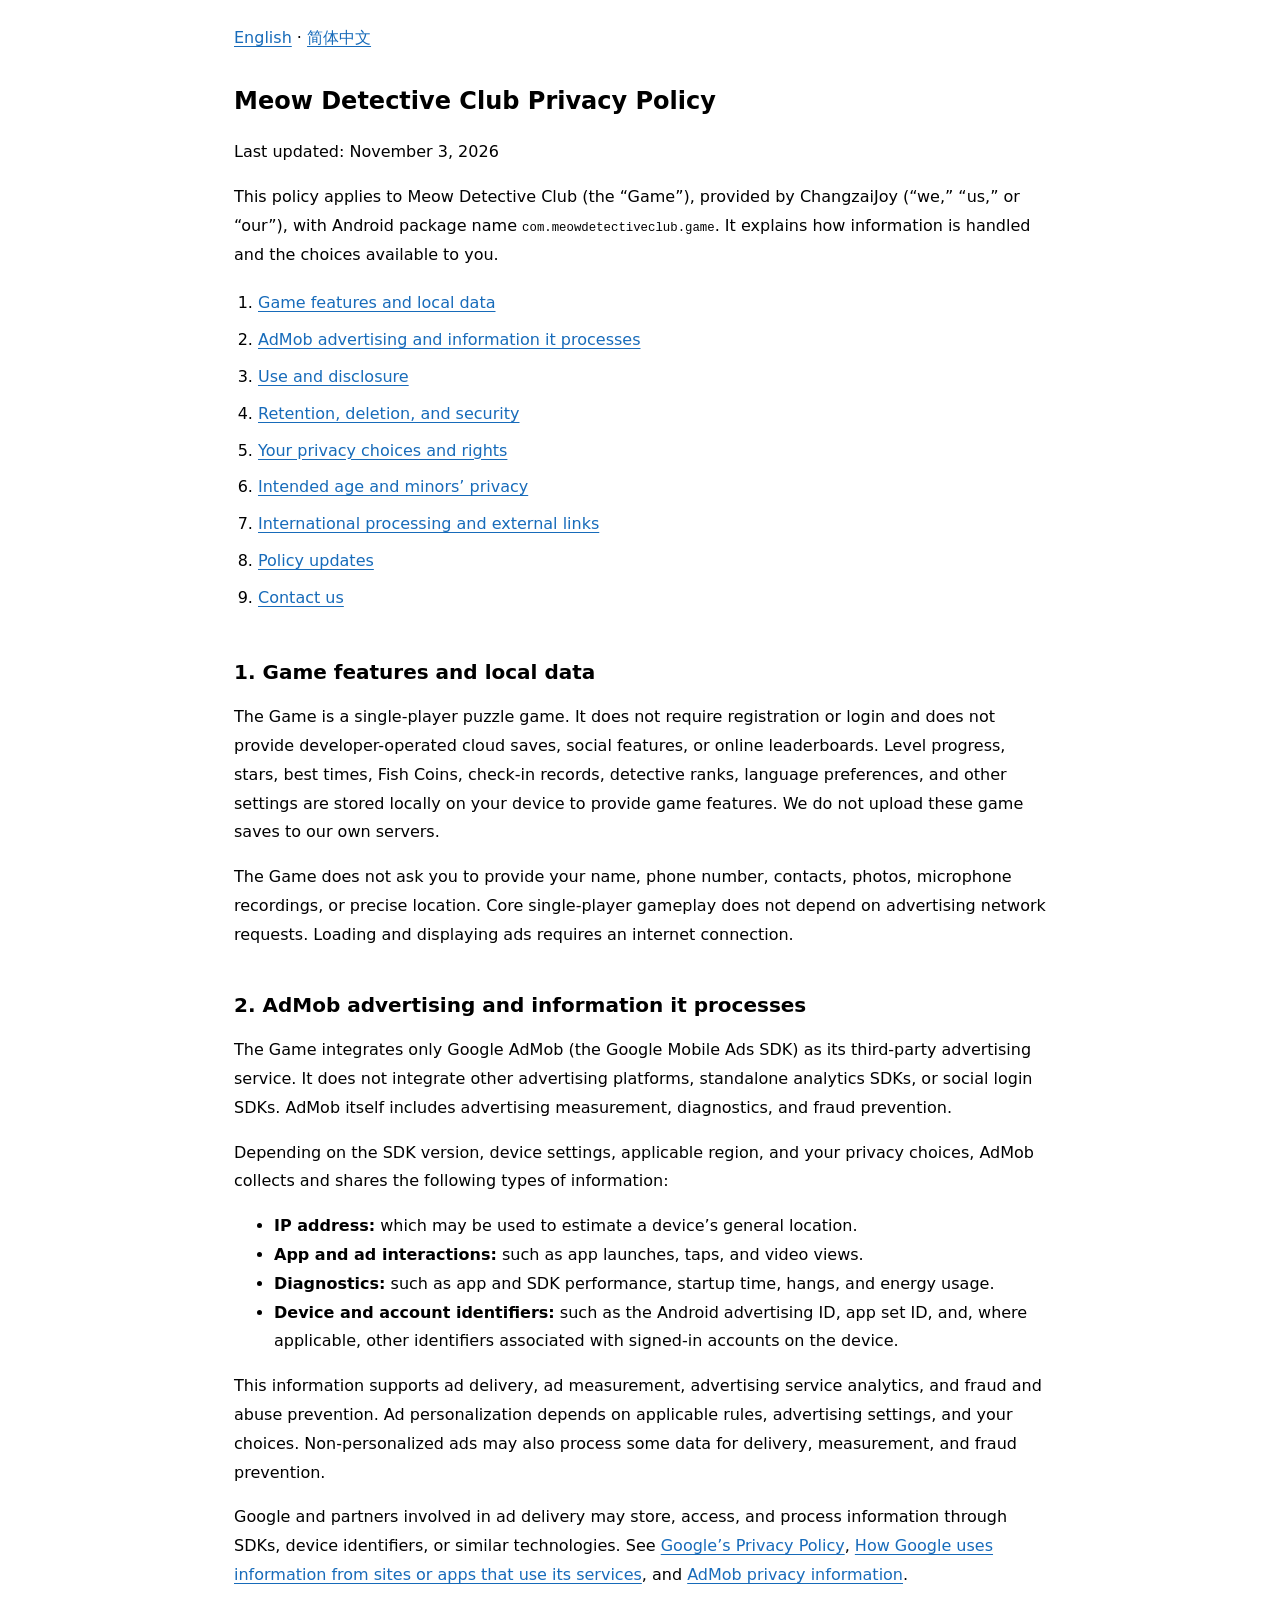
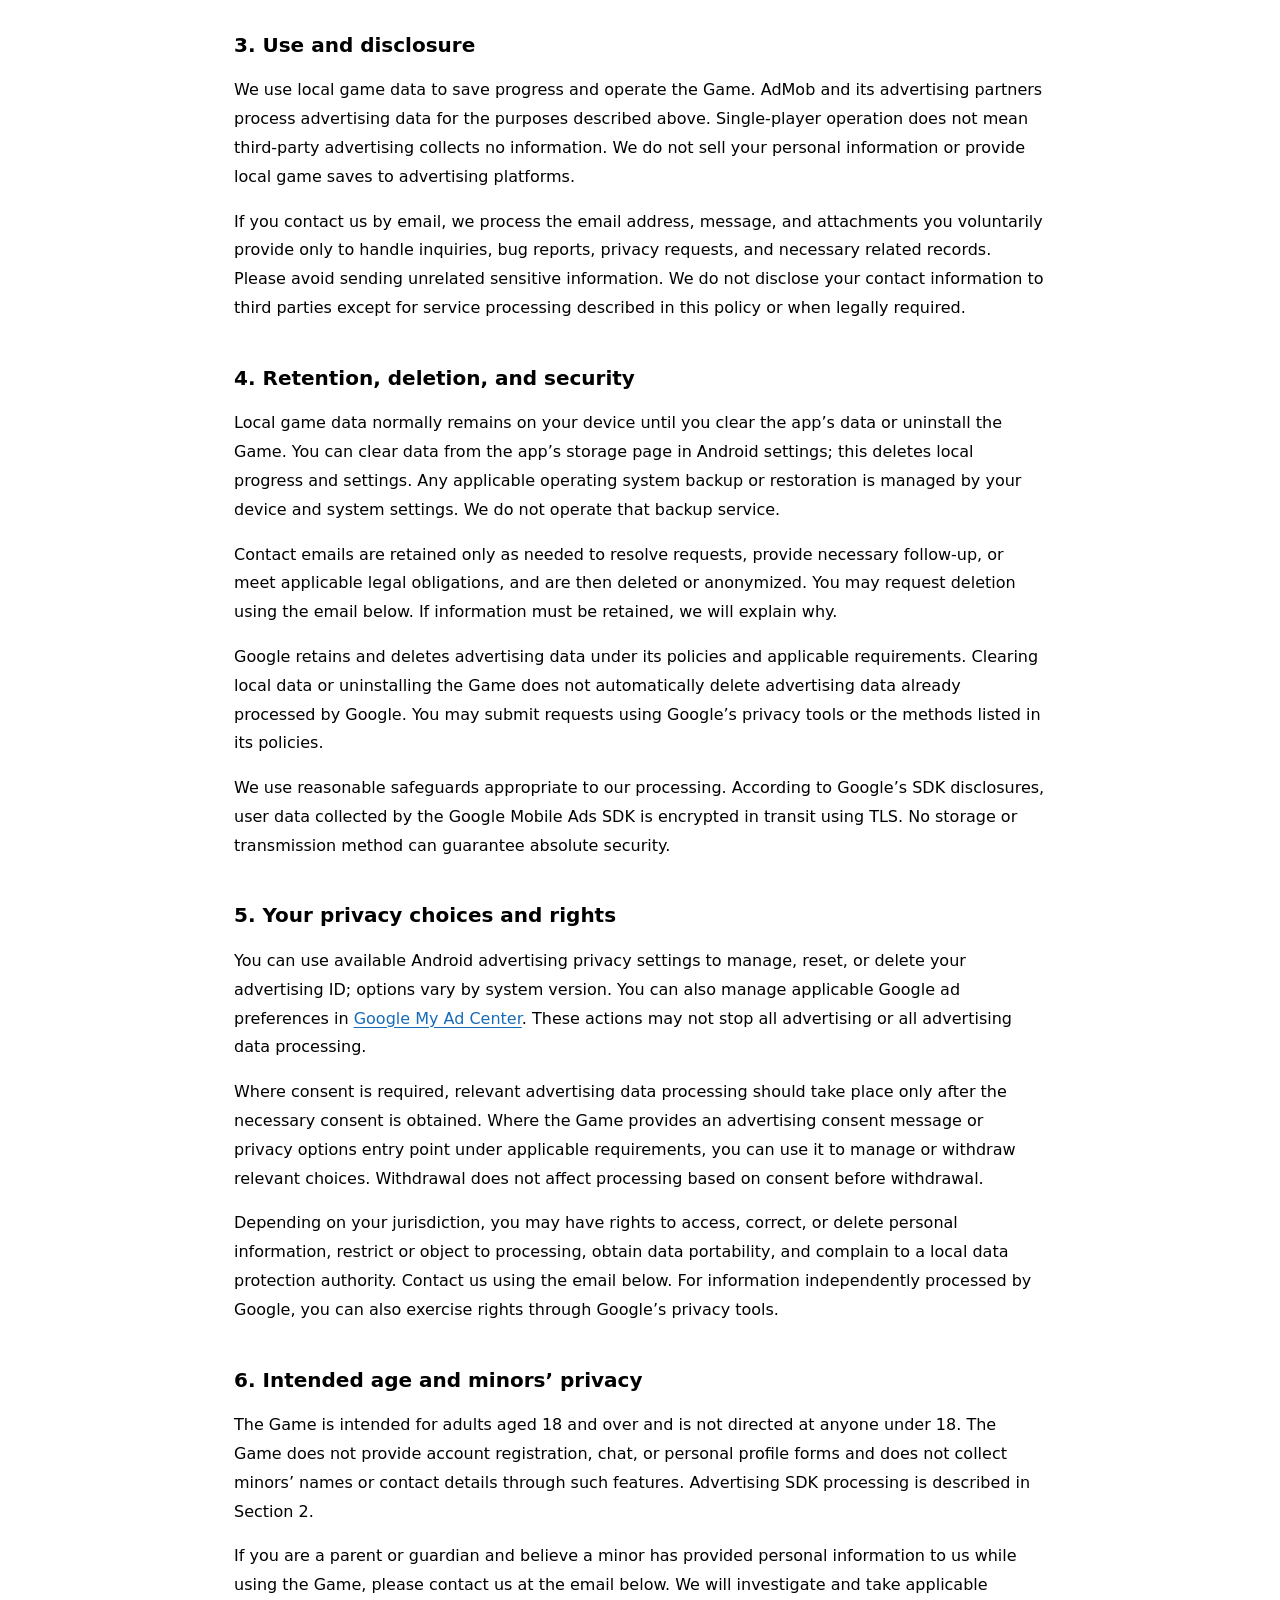
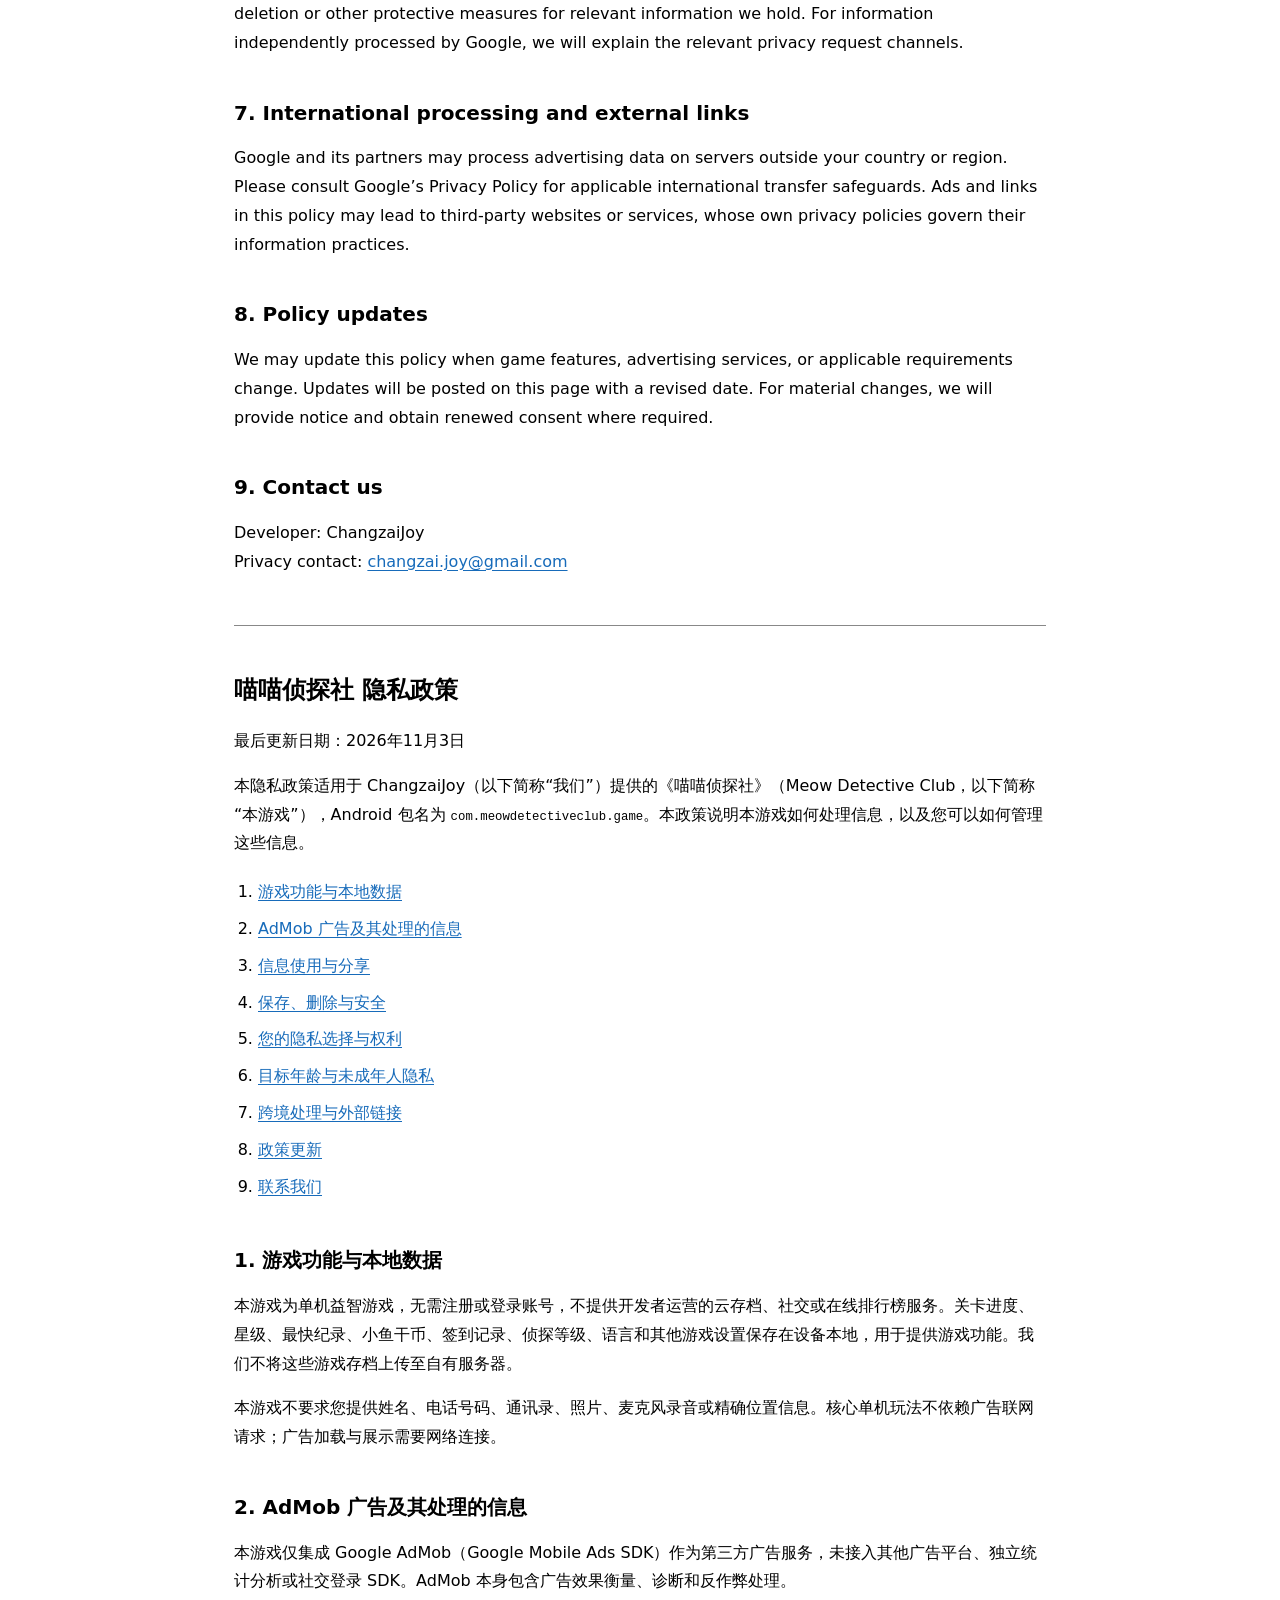
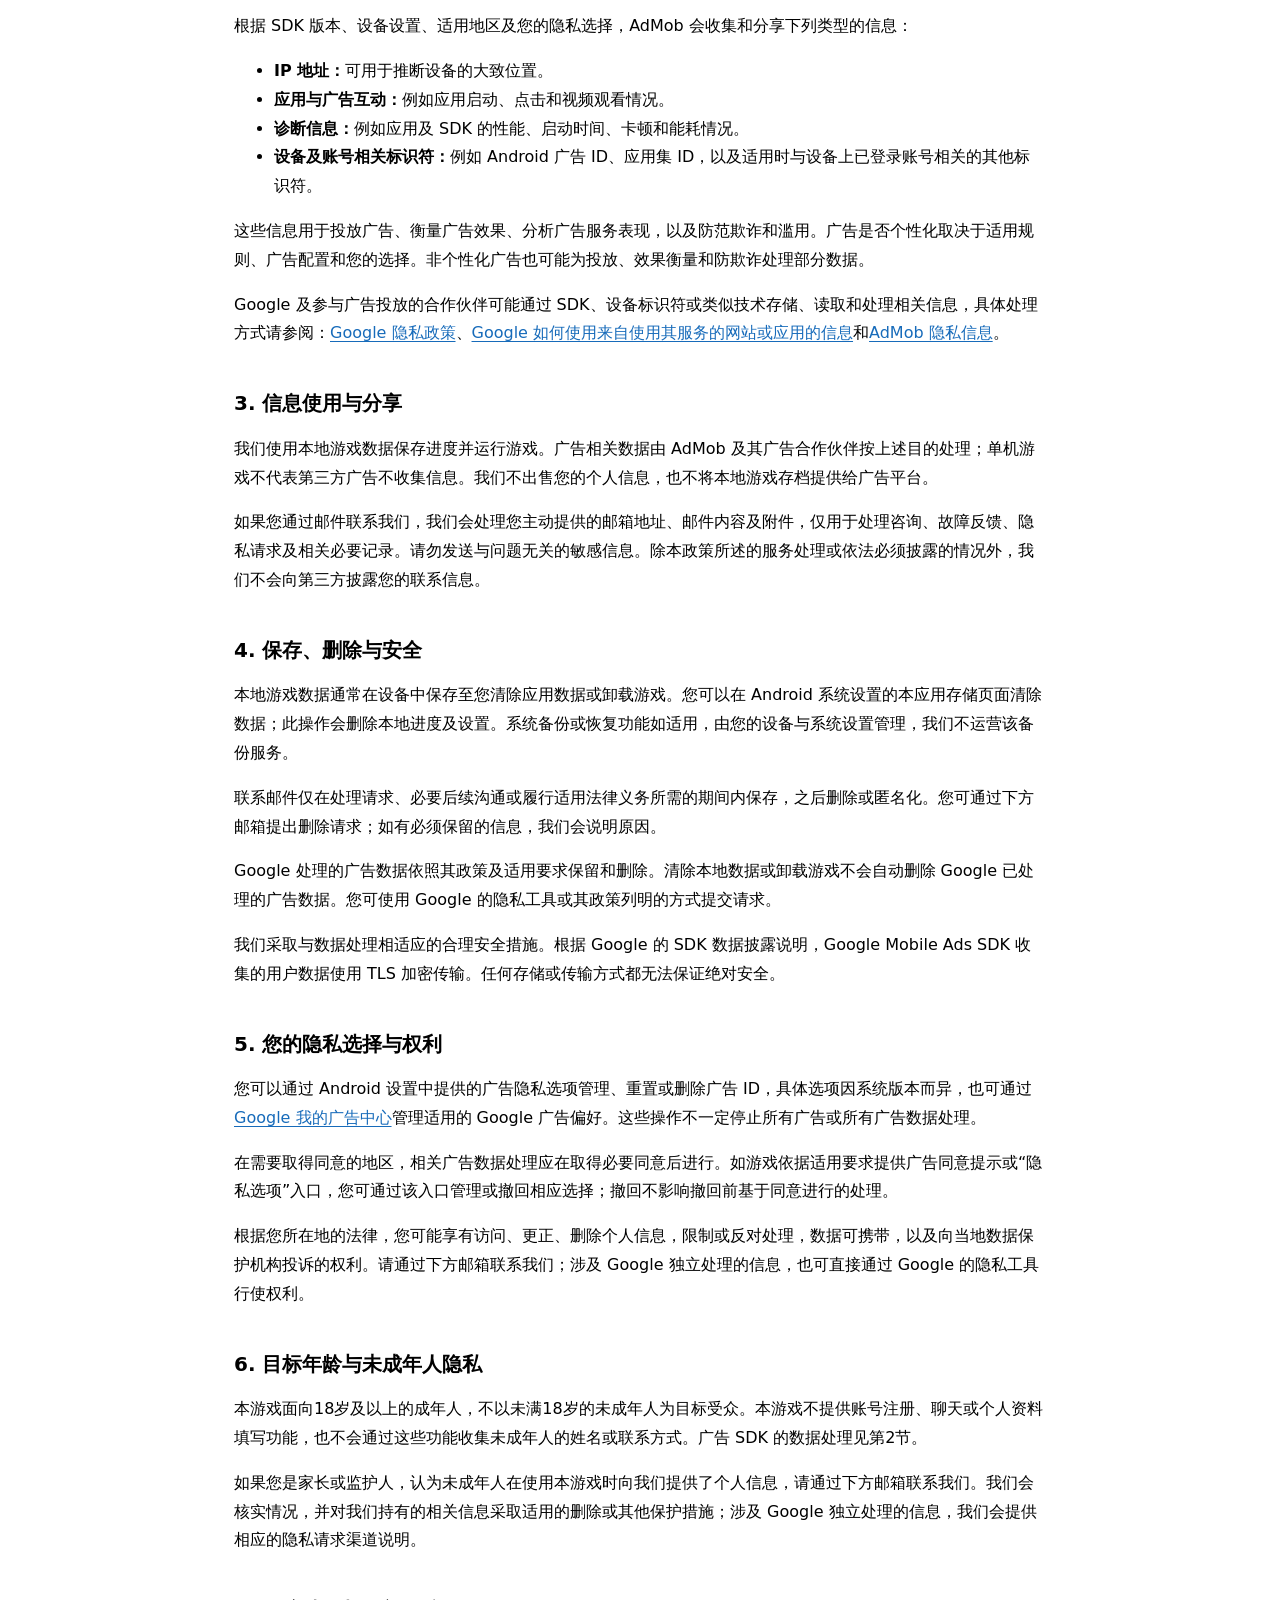
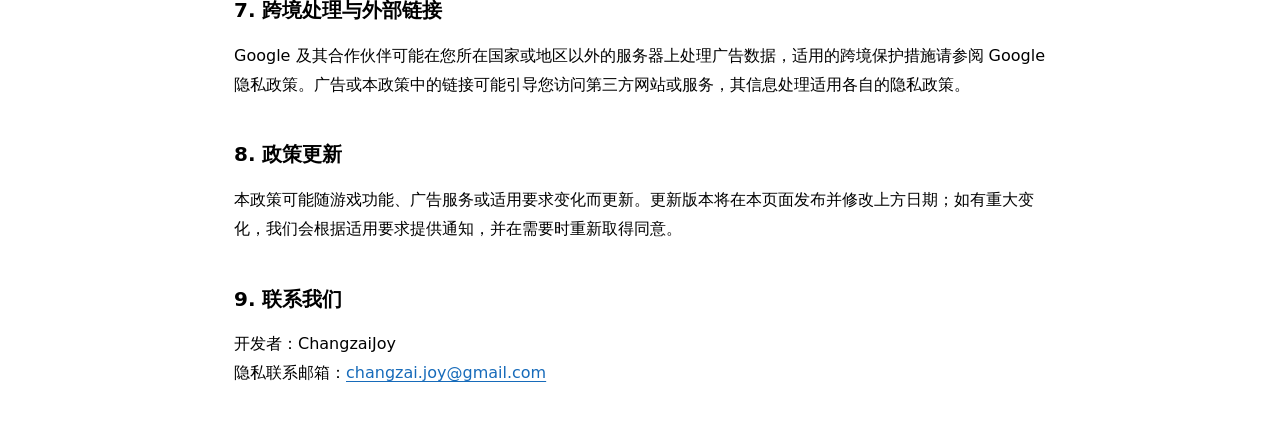
<file: privacy_policy/meow_detective_club_google.html>
<!DOCTYPE html>
<html lang="en-US">
<head>
  <meta charset="utf-8">
  <meta name="viewport" content="width=device-width, initial-scale=1">
  <meta name="description" content="Meow Detective Club privacy policy: local game data, AdMob advertising, privacy choices, deletion and contact information. 喵喵侦探社隐私政策：本地数据、广告、隐私选择与联系方式。">
  <title>Meow Detective Club / 喵喵侦探社 — Privacy Policy / 隐私政策</title>
  <style>
    :root { color-scheme: light dark; }
    * { box-sizing: border-box; }
    body { max-width: 860px; margin: auto; padding: 24px; font-family: system-ui, -apple-system, "Microsoft YaHei", sans-serif; line-height: 1.8; overflow-wrap: anywhere; }
    h1 { line-height: 1.4; } h2 { margin-top: 2em; line-height: 1.5; font-size: 1.25rem; }
    a { color: #176bba; text-underline-offset: .18em; }
    a:focus-visible { outline: 3px solid currentColor; outline-offset: 4px; border-radius: 2px; }
    :target { scroll-margin-top: 24px; }
    @media (prefers-color-scheme: dark) { a { color: #8cc5ff; } }
    hr { margin: 3em 0; border: 0; border-top: 1px solid #888; }
    nav { margin-bottom: 2em; } code { font-size: .95em; }
    .contents ol { padding-left: 1.5em; }
    .contents a { display: inline-block; padding-block: 4px; }
    @media (max-width: 480px) { body { padding: 16px; } h1 { font-size: 1.7rem; } }
    @media print {
      :root { color-scheme: light; }
      body { max-width: none; padding: 0; color: #000; background: #fff; font-size: 11pt; }
      nav { display: none; }
      h1, h2 { break-after: avoid; }
      a { color: inherit; }
      article + hr { break-after: page; border: 0; margin: 0; }
    }
  </style>
</head>
<body>
  <nav aria-label="Language / 语言"><a href="#en" lang="en-US">English</a> · <a href="#zh" lang="zh-CN">简体中文</a></nav>
  <main>
    <article id="en" lang="en-US" aria-labelledby="en-title">
      <h1 id="en-title">Meow Detective Club Privacy Policy</h1>
      <p>Last updated: <time datetime="2026-11-03">November 3, 2026</time></p>
      <p>This policy applies to Meow Detective Club (the “Game”), provided by ChangzaiJoy (“we,” “us,” or “our”), with Android package name <code>com.meowdetectiveclub.game</code>. It explains how information is handled and the choices available to you.</p>

      <nav class="contents" aria-label="Contents">
        <ol>
          <li><a href="#en-section-1">Game features and local data</a></li>
          <li><a href="#en-section-2">AdMob advertising and information it processes</a></li>
          <li><a href="#en-section-3">Use and disclosure</a></li>
          <li><a href="#en-section-4">Retention, deletion, and security</a></li>
          <li><a href="#en-section-5">Your privacy choices and rights</a></li>
          <li><a href="#en-section-6">Intended age and minors’ privacy</a></li>
          <li><a href="#en-section-7">International processing and external links</a></li>
          <li><a href="#en-section-8">Policy updates</a></li>
          <li><a href="#en-section-9">Contact us</a></li>
        </ol>
      </nav>

      <h2 id="en-section-1">1. Game features and local data</h2>
      <p>The Game is a single-player puzzle game. It does not require registration or login and does not provide developer-operated cloud saves, social features, or online leaderboards. Level progress, stars, best times, Fish Coins, check-in records, detective ranks, language preferences, and other settings are stored locally on your device to provide game features. We do not upload these game saves to our own servers.</p>
      <p>The Game does not ask you to provide your name, phone number, contacts, photos, microphone recordings, or precise location. Core single-player gameplay does not depend on advertising network requests. Loading and displaying ads requires an internet connection.</p>

      <h2 id="en-section-2">2. AdMob advertising and information it processes</h2>
      <p>The Game integrates only Google AdMob (the Google Mobile Ads SDK) as its third-party advertising service. It does not integrate other advertising platforms, standalone analytics SDKs, or social login SDKs. AdMob itself includes advertising measurement, diagnostics, and fraud prevention.</p>
      <p>Depending on the SDK version, device settings, applicable region, and your privacy choices, AdMob collects and shares the following types of information:</p>
      <ul>
        <li><strong>IP address:</strong> which may be used to estimate a device’s general location.</li>
        <li><strong>App and ad interactions:</strong> such as app launches, taps, and video views.</li>
        <li><strong>Diagnostics:</strong> such as app and SDK performance, startup time, hangs, and energy usage.</li>
        <li><strong>Device and account identifiers:</strong> such as the Android advertising ID, app set ID, and, where applicable, other identifiers associated with signed-in accounts on the device.</li>
      </ul>
      <p>This information supports ad delivery, ad measurement, advertising service analytics, and fraud and abuse prevention. Ad personalization depends on applicable rules, advertising settings, and your choices. Non-personalized ads may also process some data for delivery, measurement, and fraud prevention.</p>
      <p>Google and partners involved in ad delivery may store, access, and process information through SDKs, device identifiers, or similar technologies. See <a href="https://policies.google.com/privacy?hl=en">Google’s Privacy Policy</a>, <a href="https://policies.google.com/technologies/partner-sites?hl=en">How Google uses information from sites or apps that use its services</a>, and <a href="https://support.google.com/admob/answer/6128543?hl=en">AdMob privacy information</a>.</p>

      <h2 id="en-section-3">3. Use and disclosure</h2>
      <p>We use local game data to save progress and operate the Game. AdMob and its advertising partners process advertising data for the purposes described above. Single-player operation does not mean third-party advertising collects no information. We do not sell your personal information or provide local game saves to advertising platforms.</p>
      <p>If you contact us by email, we process the email address, message, and attachments you voluntarily provide only to handle inquiries, bug reports, privacy requests, and necessary related records. Please avoid sending unrelated sensitive information. We do not disclose your contact information to third parties except for service processing described in this policy or when legally required.</p>

      <h2 id="en-section-4">4. Retention, deletion, and security</h2>
      <p>Local game data normally remains on your device until you clear the app’s data or uninstall the Game. You can clear data from the app’s storage page in Android settings; this deletes local progress and settings. Any applicable operating system backup or restoration is managed by your device and system settings. We do not operate that backup service.</p>
      <p>Contact emails are retained only as needed to resolve requests, provide necessary follow-up, or meet applicable legal obligations, and are then deleted or anonymized. You may request deletion using the email below. If information must be retained, we will explain why.</p>
      <p>Google retains and deletes advertising data under its policies and applicable requirements. Clearing local data or uninstalling the Game does not automatically delete advertising data already processed by Google. You may submit requests using Google’s privacy tools or the methods listed in its policies.</p>
      <p>We use reasonable safeguards appropriate to our processing. According to Google’s SDK disclosures, user data collected by the Google Mobile Ads SDK is encrypted in transit using TLS. No storage or transmission method can guarantee absolute security.</p>

      <h2 id="en-section-5">5. Your privacy choices and rights</h2>
      <p>You can use available Android advertising privacy settings to manage, reset, or delete your advertising ID; options vary by system version. You can also manage applicable Google ad preferences in <a href="https://myadcenter.google.com/">Google My Ad Center</a>. These actions may not stop all advertising or all advertising data processing.</p>
      <p>Where consent is required, relevant advertising data processing should take place only after the necessary consent is obtained. Where the Game provides an advertising consent message or privacy options entry point under applicable requirements, you can use it to manage or withdraw relevant choices. Withdrawal does not affect processing based on consent before withdrawal.</p>
      <p>Depending on your jurisdiction, you may have rights to access, correct, or delete personal information, restrict or object to processing, obtain data portability, and complain to a local data protection authority. Contact us using the email below. For information independently processed by Google, you can also exercise rights through Google’s privacy tools.</p>

      <h2 id="en-section-6">6. Intended age and minors’ privacy</h2>
      <p>The Game is intended for adults aged 18 and over and is not directed at anyone under 18. The Game does not provide account registration, chat, or personal profile forms and does not collect minors’ names or contact details through such features. Advertising SDK processing is described in Section 2.</p>
      <p>If you are a parent or guardian and believe a minor has provided personal information to us while using the Game, please contact us at the email below. We will investigate and take applicable deletion or other protective measures for relevant information we hold. For information independently processed by Google, we will explain the relevant privacy request channels.</p>

      <h2 id="en-section-7">7. International processing and external links</h2>
      <p>Google and its partners may process advertising data on servers outside your country or region. Please consult Google’s Privacy Policy for applicable international transfer safeguards. Ads and links in this policy may lead to third-party websites or services, whose own privacy policies govern their information practices.</p>

      <h2 id="en-section-8">8. Policy updates</h2>
      <p>We may update this policy when game features, advertising services, or applicable requirements change. Updates will be posted on this page with a revised date. For material changes, we will provide notice and obtain renewed consent where required.</p>

      <h2 id="en-section-9">9. Contact us</h2>
      <p>Developer: ChangzaiJoy<br>Privacy contact: <a href="mailto:changzai.joy@gmail.com">changzai.joy@gmail.com</a></p>
    </article>
    <hr>
    <article id="zh" lang="zh-CN" aria-labelledby="zh-title">
      <h1 id="zh-title">喵喵侦探社 隐私政策</h1>
      <p>最后更新日期：<time datetime="2026-11-03">2026年11月3日</time></p>
      <p>本隐私政策适用于 ChangzaiJoy（以下简称“我们”）提供的《喵喵侦探社》（Meow Detective Club，以下简称“本游戏”），Android 包名为 <code>com.meowdetectiveclub.game</code>。本政策说明本游戏如何处理信息，以及您可以如何管理这些信息。</p>

      <nav class="contents" aria-label="目录">
        <ol>
          <li><a href="#zh-section-1">游戏功能与本地数据</a></li>
          <li><a href="#zh-section-2">AdMob 广告及其处理的信息</a></li>
          <li><a href="#zh-section-3">信息使用与分享</a></li>
          <li><a href="#zh-section-4">保存、删除与安全</a></li>
          <li><a href="#zh-section-5">您的隐私选择与权利</a></li>
          <li><a href="#zh-section-6">目标年龄与未成年人隐私</a></li>
          <li><a href="#zh-section-7">跨境处理与外部链接</a></li>
          <li><a href="#zh-section-8">政策更新</a></li>
          <li><a href="#zh-section-9">联系我们</a></li>
        </ol>
      </nav>

      <h2 id="zh-section-1">1. 游戏功能与本地数据</h2>
      <p>本游戏为单机益智游戏，无需注册或登录账号，不提供开发者运营的云存档、社交或在线排行榜服务。关卡进度、星级、最快纪录、小鱼干币、签到记录、侦探等级、语言和其他游戏设置保存在设备本地，用于提供游戏功能。我们不将这些游戏存档上传至自有服务器。</p>
      <p>本游戏不要求您提供姓名、电话号码、通讯录、照片、麦克风录音或精确位置信息。核心单机玩法不依赖广告联网请求；广告加载与展示需要网络连接。</p>

      <h2 id="zh-section-2">2. AdMob 广告及其处理的信息</h2>
      <p>本游戏仅集成 Google AdMob（Google Mobile Ads SDK）作为第三方广告服务，未接入其他广告平台、独立统计分析或社交登录 SDK。AdMob 本身包含广告效果衡量、诊断和反作弊处理。</p>
      <p>根据 SDK 版本、设备设置、适用地区及您的隐私选择，AdMob 会收集和分享下列类型的信息：</p>
      <ul>
        <li><strong>IP 地址：</strong>可用于推断设备的大致位置。</li>
        <li><strong>应用与广告互动：</strong>例如应用启动、点击和视频观看情况。</li>
        <li><strong>诊断信息：</strong>例如应用及 SDK 的性能、启动时间、卡顿和能耗情况。</li>
        <li><strong>设备及账号相关标识符：</strong>例如 Android 广告 ID、应用集 ID，以及适用时与设备上已登录账号相关的其他标识符。</li>
      </ul>
      <p>这些信息用于投放广告、衡量广告效果、分析广告服务表现，以及防范欺诈和滥用。广告是否个性化取决于适用规则、广告配置和您的选择。非个性化广告也可能为投放、效果衡量和防欺诈处理部分数据。</p>
      <p>Google 及参与广告投放的合作伙伴可能通过 SDK、设备标识符或类似技术存储、读取和处理相关信息，具体处理方式请参阅：<a href="https://policies.google.com/privacy?hl=zh-CN">Google 隐私政策</a>、<a href="https://policies.google.com/technologies/partner-sites?hl=zh-CN">Google 如何使用来自使用其服务的网站或应用的信息</a>和<a href="https://support.google.com/admob/answer/6128543?hl=zh-Hans">AdMob 隐私信息</a>。</p>

      <h2 id="zh-section-3">3. 信息使用与分享</h2>
      <p>我们使用本地游戏数据保存进度并运行游戏。广告相关数据由 AdMob 及其广告合作伙伴按上述目的处理；单机游戏不代表第三方广告不收集信息。我们不出售您的个人信息，也不将本地游戏存档提供给广告平台。</p>
      <p>如果您通过邮件联系我们，我们会处理您主动提供的邮箱地址、邮件内容及附件，仅用于处理咨询、故障反馈、隐私请求及相关必要记录。请勿发送与问题无关的敏感信息。除本政策所述的服务处理或依法必须披露的情况外，我们不会向第三方披露您的联系信息。</p>

      <h2 id="zh-section-4">4. 保存、删除与安全</h2>
      <p>本地游戏数据通常在设备中保存至您清除应用数据或卸载游戏。您可以在 Android 系统设置的本应用存储页面清除数据；此操作会删除本地进度及设置。系统备份或恢复功能如适用，由您的设备与系统设置管理，我们不运营该备份服务。</p>
      <p>联系邮件仅在处理请求、必要后续沟通或履行适用法律义务所需的期间内保存，之后删除或匿名化。您可通过下方邮箱提出删除请求；如有必须保留的信息，我们会说明原因。</p>
      <p>Google 处理的广告数据依照其政策及适用要求保留和删除。清除本地数据或卸载游戏不会自动删除 Google 已处理的广告数据。您可使用 Google 的隐私工具或其政策列明的方式提交请求。</p>
      <p>我们采取与数据处理相适应的合理安全措施。根据 Google 的 SDK 数据披露说明，Google Mobile Ads SDK 收集的用户数据使用 TLS 加密传输。任何存储或传输方式都无法保证绝对安全。</p>

      <h2 id="zh-section-5">5. 您的隐私选择与权利</h2>
      <p>您可以通过 Android 设置中提供的广告隐私选项管理、重置或删除广告 ID，具体选项因系统版本而异，也可通过 <a href="https://myadcenter.google.com/">Google 我的广告中心</a>管理适用的 Google 广告偏好。这些操作不一定停止所有广告或所有广告数据处理。</p>
      <p>在需要取得同意的地区，相关广告数据处理应在取得必要同意后进行。如游戏依据适用要求提供广告同意提示或“隐私选项”入口，您可通过该入口管理或撤回相应选择；撤回不影响撤回前基于同意进行的处理。</p>
      <p>根据您所在地的法律，您可能享有访问、更正、删除个人信息，限制或反对处理，数据可携带，以及向当地数据保护机构投诉的权利。请通过下方邮箱联系我们；涉及 Google 独立处理的信息，也可直接通过 Google 的隐私工具行使权利。</p>

      <h2 id="zh-section-6">6. 目标年龄与未成年人隐私</h2>
      <p>本游戏面向18岁及以上的成年人，不以未满18岁的未成年人为目标受众。本游戏不提供账号注册、聊天或个人资料填写功能，也不会通过这些功能收集未成年人的姓名或联系方式。广告 SDK 的数据处理见第2节。</p>
      <p>如果您是家长或监护人，认为未成年人在使用本游戏时向我们提供了个人信息，请通过下方邮箱联系我们。我们会核实情况，并对我们持有的相关信息采取适用的删除或其他保护措施；涉及 Google 独立处理的信息，我们会提供相应的隐私请求渠道说明。</p>

      <h2 id="zh-section-7">7. 跨境处理与外部链接</h2>
      <p>Google 及其合作伙伴可能在您所在国家或地区以外的服务器上处理广告数据，适用的跨境保护措施请参阅 Google 隐私政策。广告或本政策中的链接可能引导您访问第三方网站或服务，其信息处理适用各自的隐私政策。</p>

      <h2 id="zh-section-8">8. 政策更新</h2>
      <p>本政策可能随游戏功能、广告服务或适用要求变化而更新。更新版本将在本页面发布并修改上方日期；如有重大变化，我们会根据适用要求提供通知，并在需要时重新取得同意。</p>

      <h2 id="zh-section-9">9. 联系我们</h2>
      <p>开发者：ChangzaiJoy<br>隐私联系邮箱：<a href="mailto:changzai.joy@gmail.com">changzai.joy@gmail.com</a></p>
    </article>
  </main>
</body>
</html>
</file>
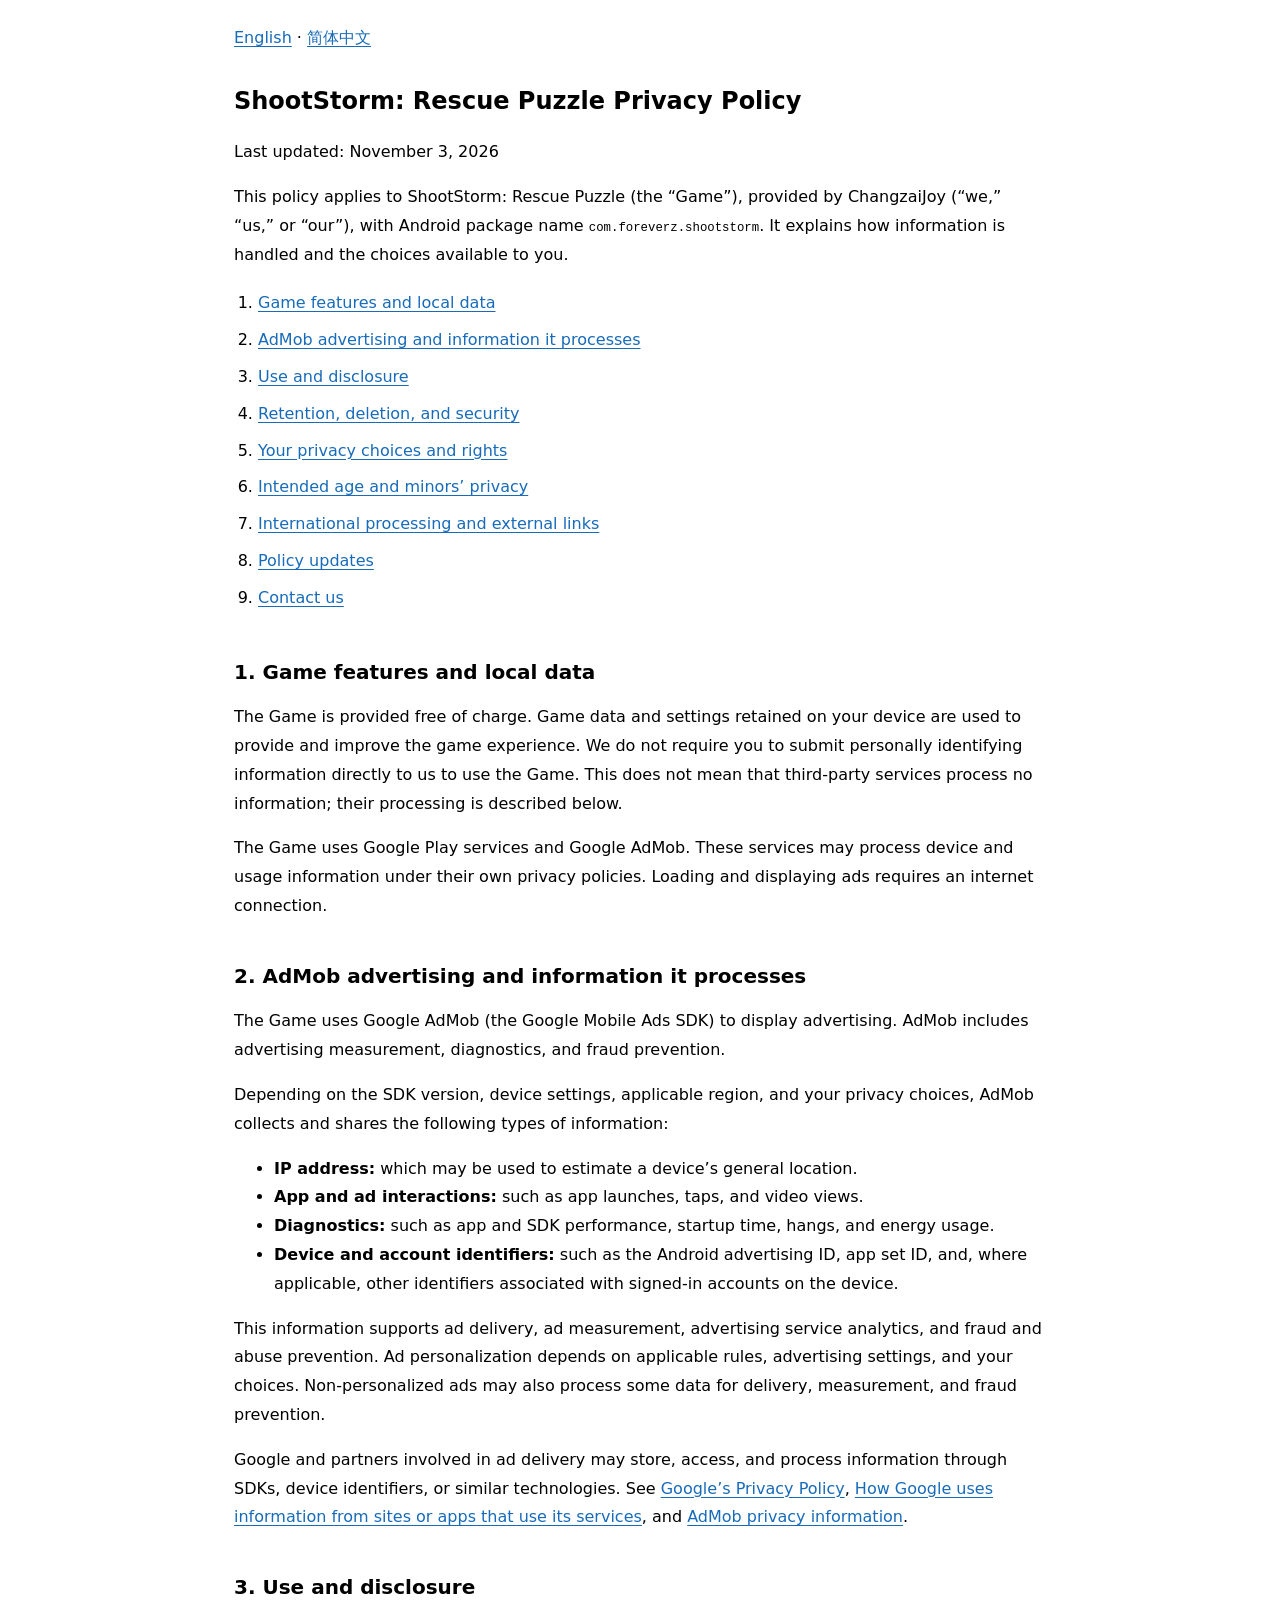
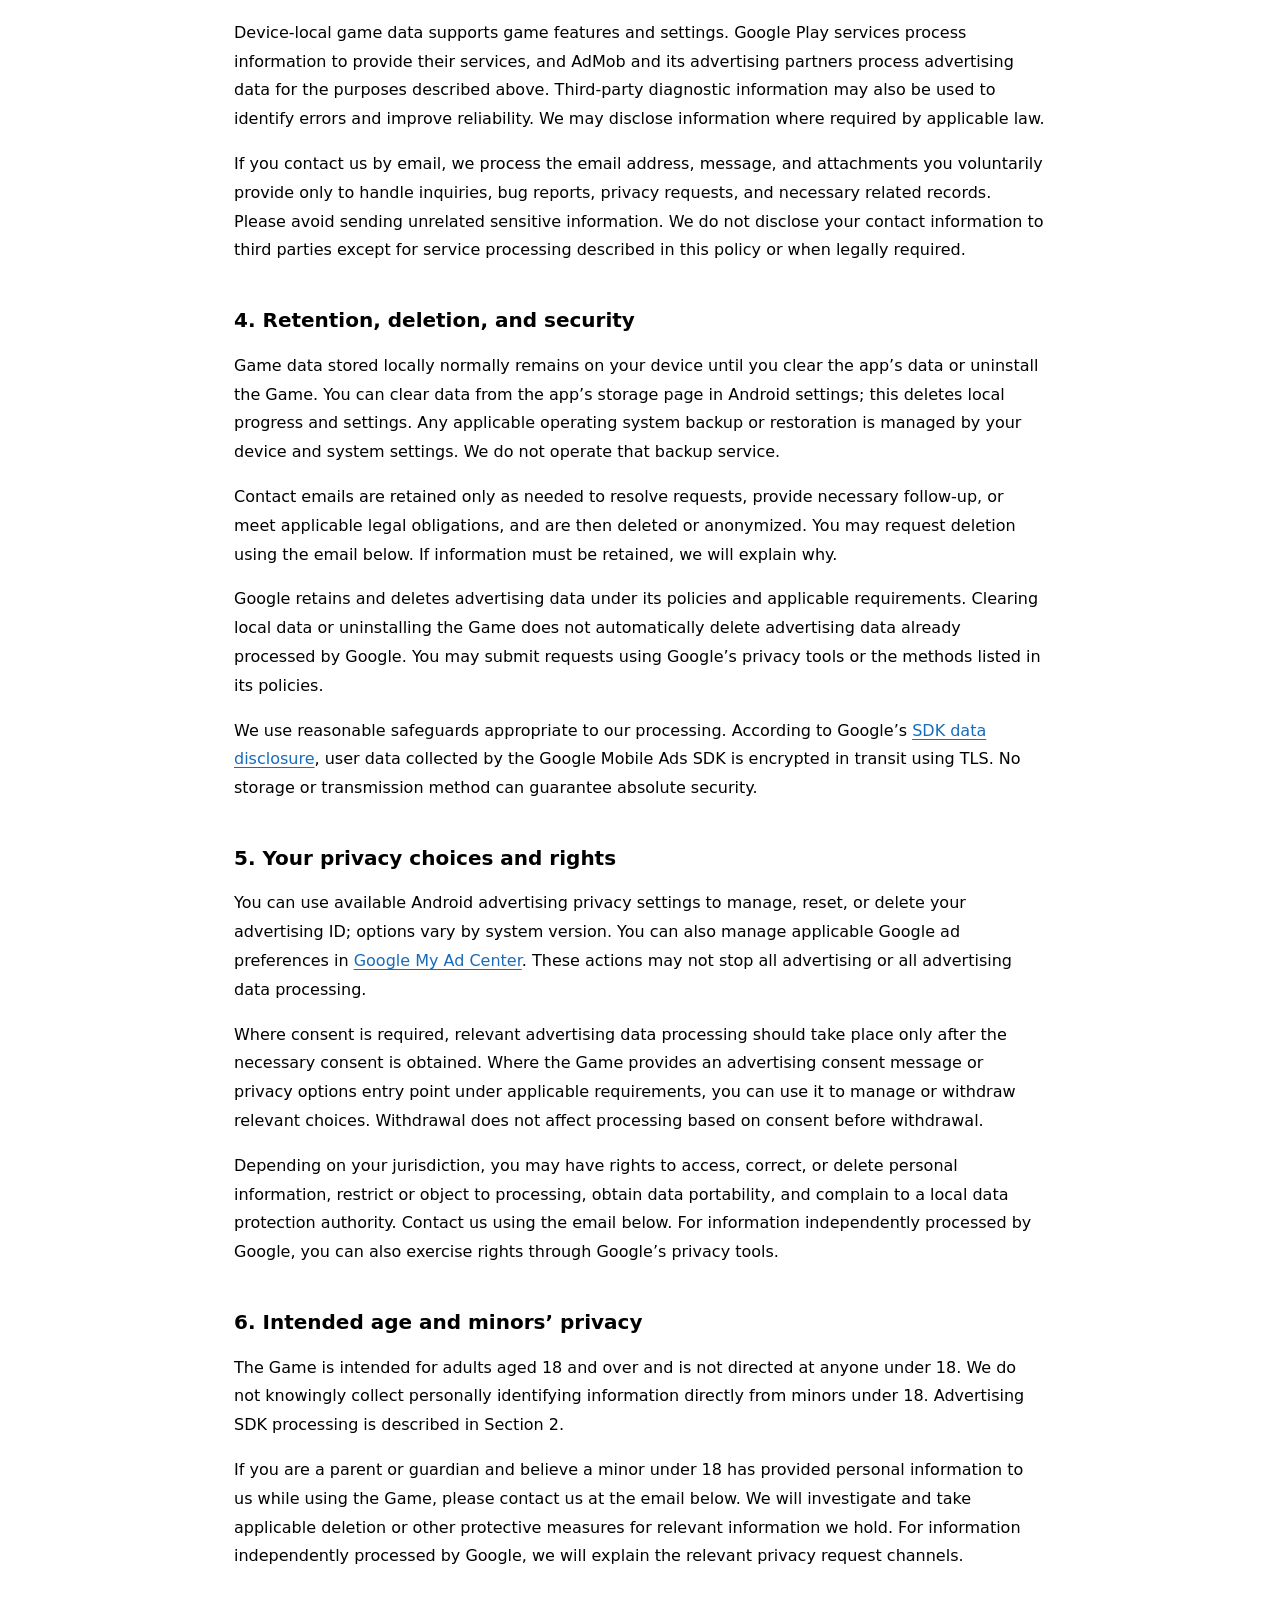
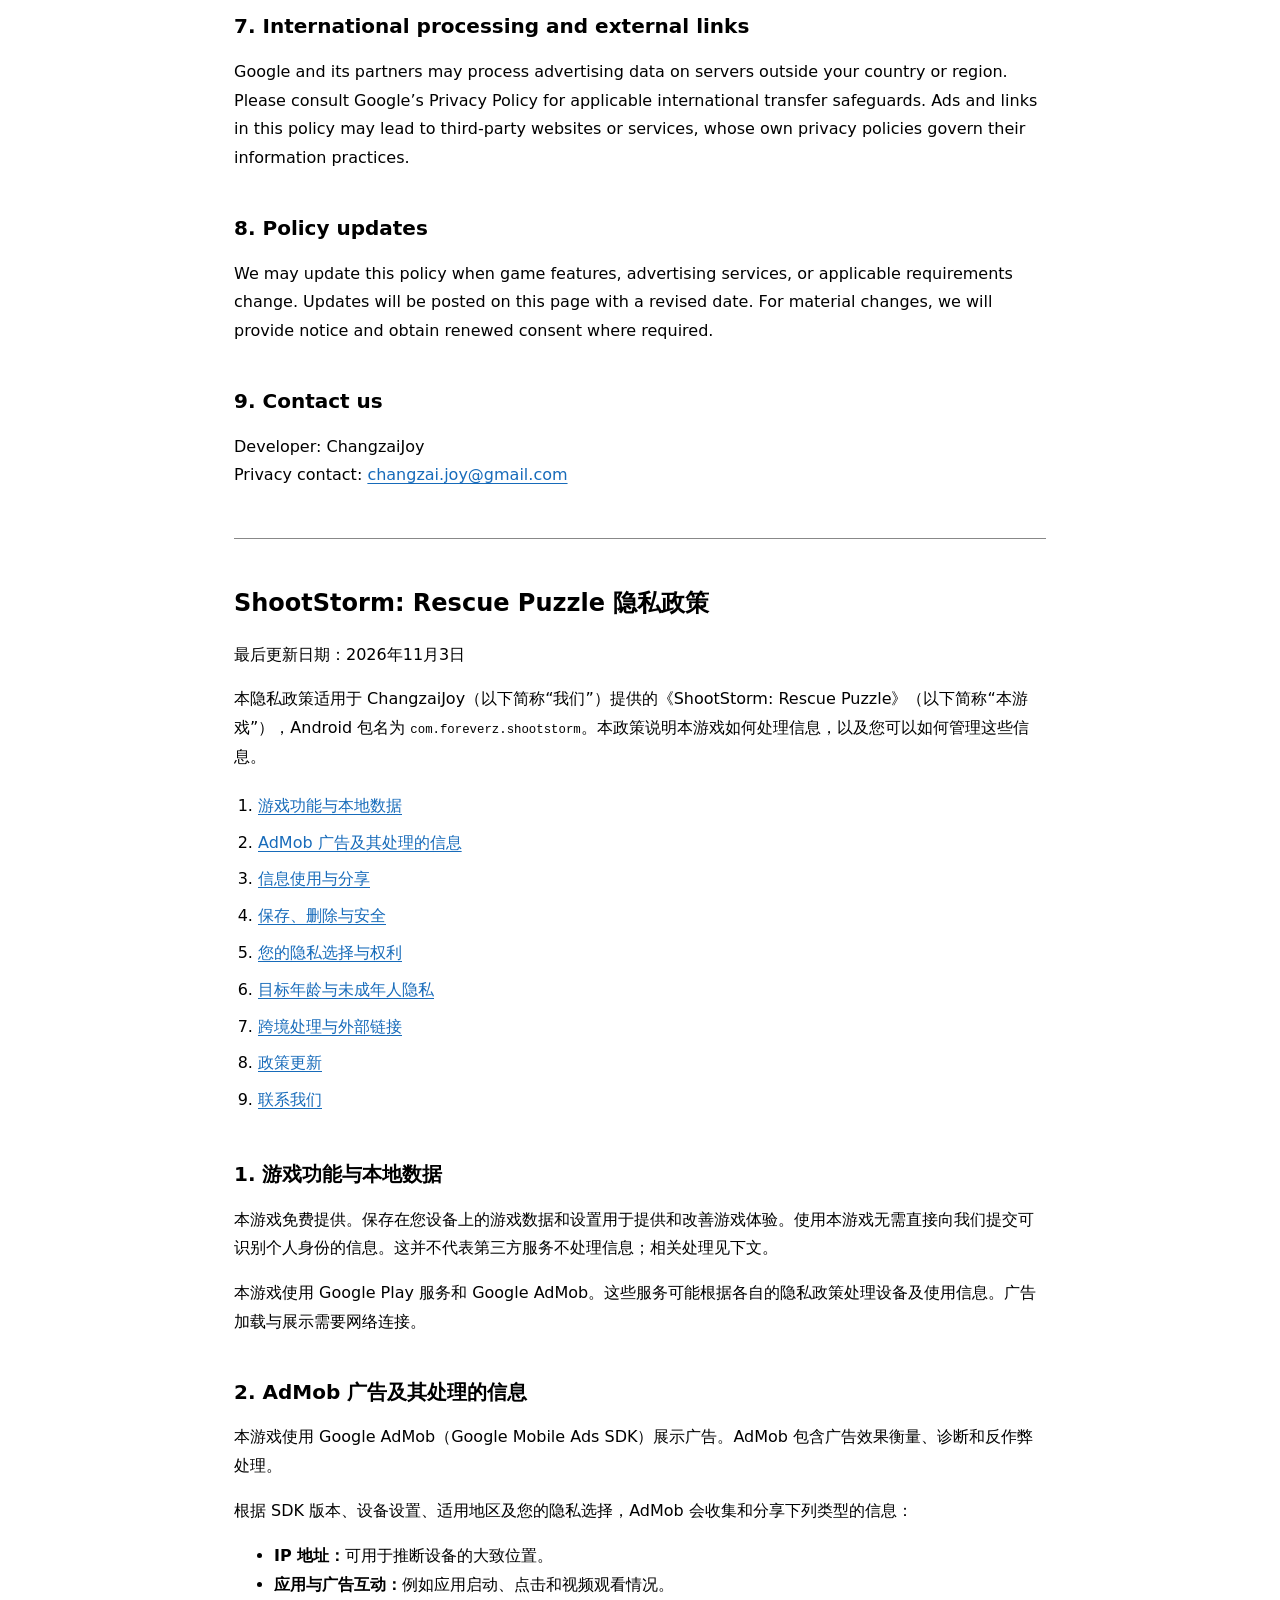
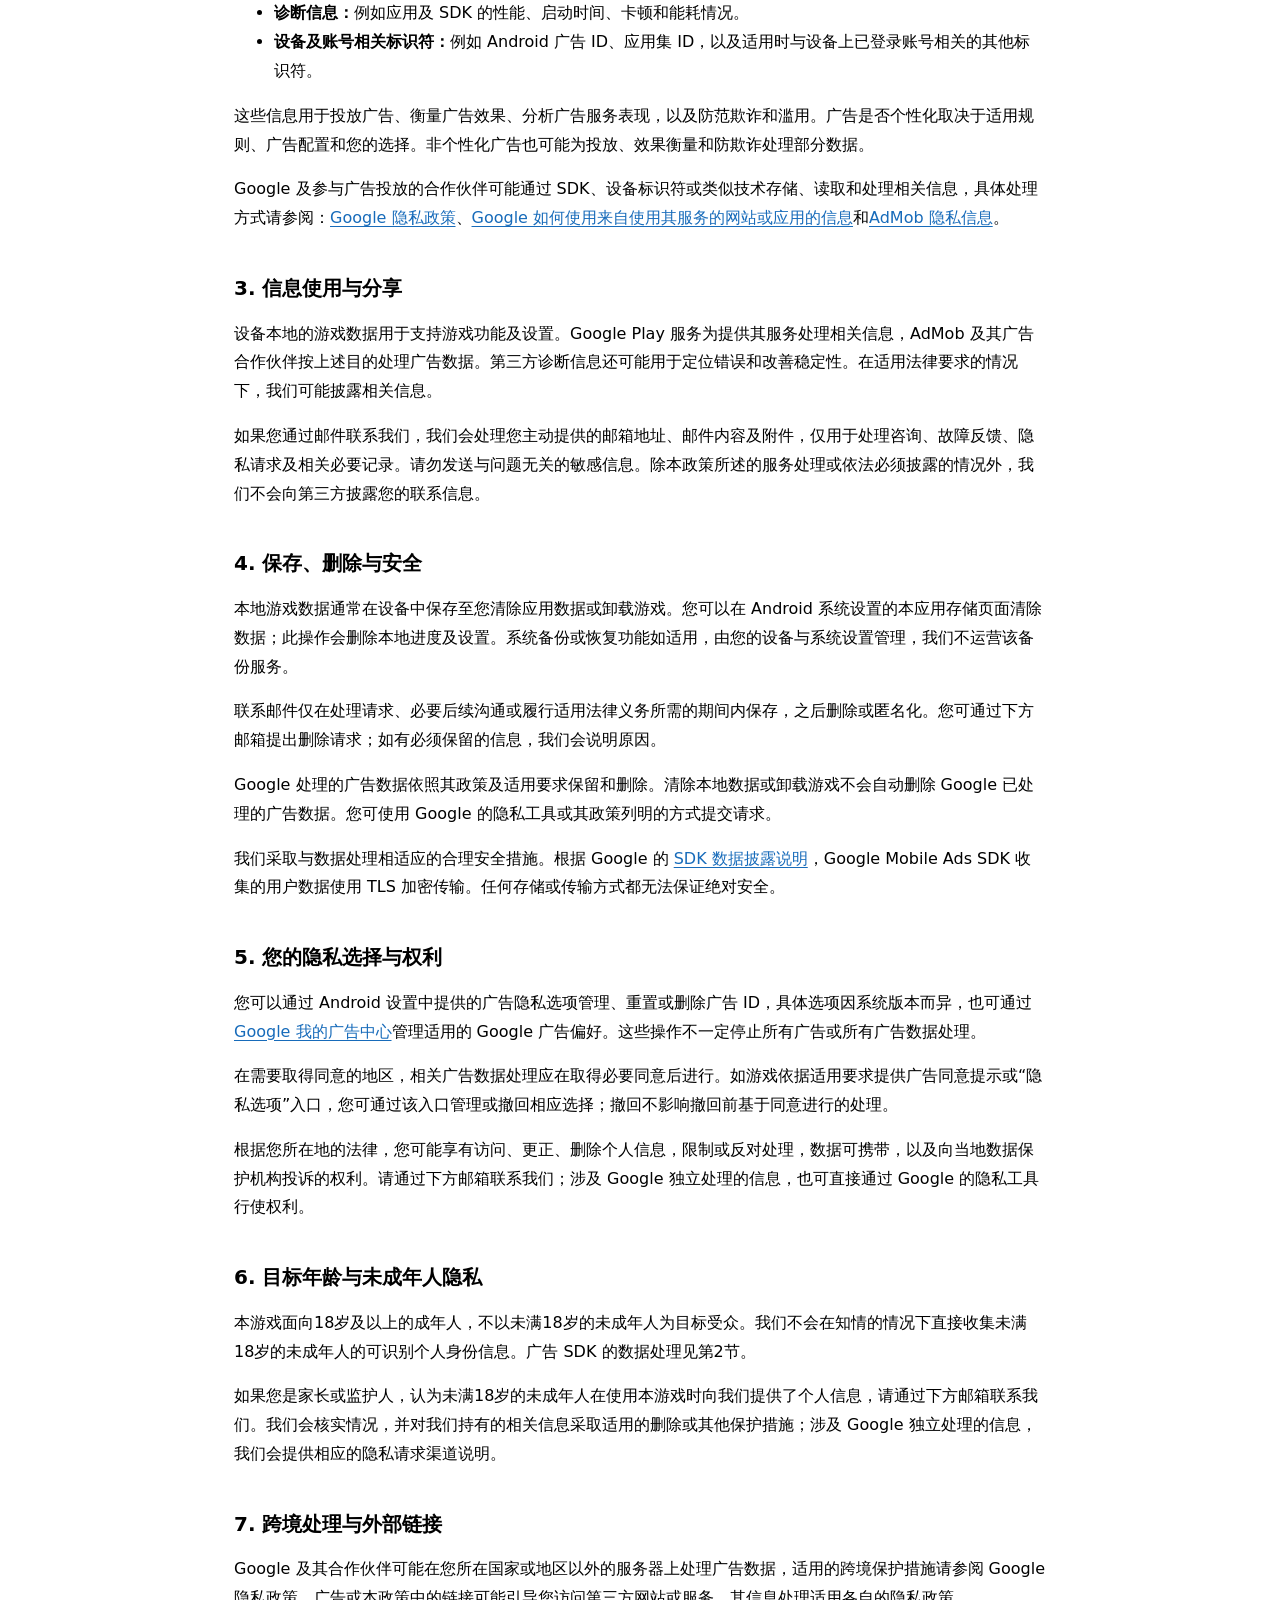
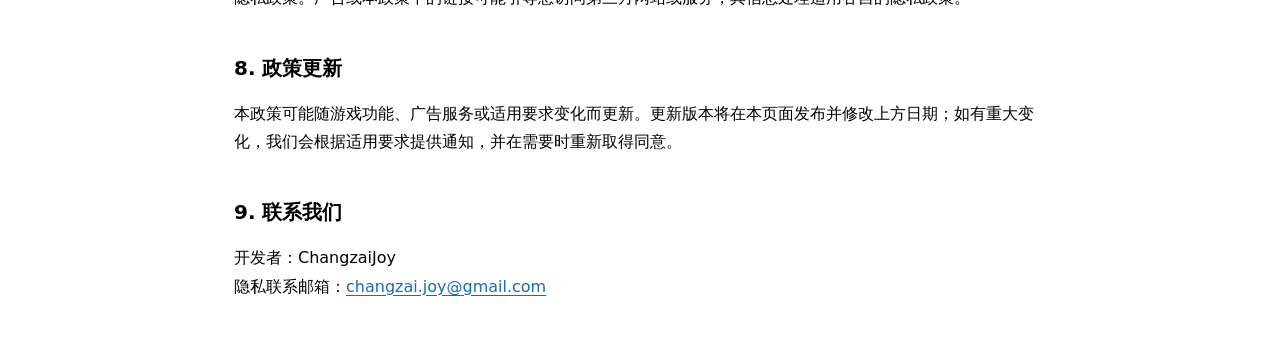
<file: privacy_policy/puzzle_shot_google.html>
<!DOCTYPE html>
<html lang="en-US">
<head>
  <meta charset="utf-8">
  <meta name="viewport" content="width=device-width, initial-scale=1">
  <meta name="description" content="ShootStorm: Rescue Puzzle privacy policy: device data, AdMob advertising, privacy choices, deletion and contact information. ShootStorm: Rescue Puzzle 隐私政策：设备数据、广告、隐私选择与联系方式。">
  <title>ShootStorm: Rescue Puzzle — Privacy Policy / 隐私政策</title>
  <style>
    :root { color-scheme: light dark; }
    * { box-sizing: border-box; }
    body { max-width: 860px; margin: auto; padding: 24px; font-family: system-ui, -apple-system, "Microsoft YaHei", sans-serif; line-height: 1.8; overflow-wrap: anywhere; }
    h1 { line-height: 1.4; } h2 { margin-top: 2em; line-height: 1.5; font-size: 1.25rem; }
    a { color: #176bba; text-underline-offset: .18em; }
    a:focus-visible { outline: 3px solid currentColor; outline-offset: 4px; border-radius: 2px; }
    :target { scroll-margin-top: 24px; }
    @media (prefers-color-scheme: dark) { a { color: #8cc5ff; } }
    hr { margin: 3em 0; border: 0; border-top: 1px solid #888; }
    nav { margin-bottom: 2em; } code { font-size: .95em; }
    .contents ol { padding-left: 1.5em; }
    .contents a { display: inline-block; padding-block: 4px; }
    @media (max-width: 480px) { body { padding: 16px; } h1 { font-size: 1.7rem; } }
    @media print {
      :root { color-scheme: light; }
      body { max-width: none; padding: 0; color: #000; background: #fff; font-size: 11pt; }
      nav { display: none; }
      h1, h2 { break-after: avoid; }
      a { color: inherit; }
      article + hr { break-after: page; border: 0; margin: 0; }
    }
  </style>
</head>
<body>
  <nav aria-label="Language / 语言"><a href="#en" lang="en-US">English</a> · <a href="#zh" lang="zh-CN">简体中文</a></nav>
  <main>
    <article id="en" lang="en-US" aria-labelledby="en-title">
      <h1 id="en-title">ShootStorm: Rescue Puzzle Privacy Policy</h1>
      <p>Last updated: <time datetime="2026-11-03">November 3, 2026</time></p>
      <p>This policy applies to ShootStorm: Rescue Puzzle (the “Game”), provided by ChangzaiJoy (“we,” “us,” or “our”), with Android package name <code>com.foreverz.shootstorm</code>. It explains how information is handled and the choices available to you.</p>

      <nav class="contents" aria-label="Contents">
        <ol>
          <li><a href="#en-section-1">Game features and local data</a></li>
          <li><a href="#en-section-2">AdMob advertising and information it processes</a></li>
          <li><a href="#en-section-3">Use and disclosure</a></li>
          <li><a href="#en-section-4">Retention, deletion, and security</a></li>
          <li><a href="#en-section-5">Your privacy choices and rights</a></li>
          <li><a href="#en-section-6">Intended age and minors’ privacy</a></li>
          <li><a href="#en-section-7">International processing and external links</a></li>
          <li><a href="#en-section-8">Policy updates</a></li>
          <li><a href="#en-section-9">Contact us</a></li>
        </ol>
      </nav>

      <h2 id="en-section-1">1. Game features and local data</h2>
      <p>The Game is provided free of charge. Game data and settings retained on your device are used to provide and improve the game experience. We do not require you to submit personally identifying information directly to us to use the Game. This does not mean that third-party services process no information; their processing is described below.</p>
      <p>The Game uses Google Play services and Google AdMob. These services may process device and usage information under their own privacy policies. Loading and displaying ads requires an internet connection.</p>

      <h2 id="en-section-2">2. AdMob advertising and information it processes</h2>
      <p>The Game uses Google AdMob (the Google Mobile Ads SDK) to display advertising. AdMob includes advertising measurement, diagnostics, and fraud prevention.</p>
      <p>Depending on the SDK version, device settings, applicable region, and your privacy choices, AdMob collects and shares the following types of information:</p>
      <ul>
        <li><strong>IP address:</strong> which may be used to estimate a device’s general location.</li>
        <li><strong>App and ad interactions:</strong> such as app launches, taps, and video views.</li>
        <li><strong>Diagnostics:</strong> such as app and SDK performance, startup time, hangs, and energy usage.</li>
        <li><strong>Device and account identifiers:</strong> such as the Android advertising ID, app set ID, and, where applicable, other identifiers associated with signed-in accounts on the device.</li>
      </ul>
      <p>This information supports ad delivery, ad measurement, advertising service analytics, and fraud and abuse prevention. Ad personalization depends on applicable rules, advertising settings, and your choices. Non-personalized ads may also process some data for delivery, measurement, and fraud prevention.</p>
      <p>Google and partners involved in ad delivery may store, access, and process information through SDKs, device identifiers, or similar technologies. See <a href="https://policies.google.com/privacy?hl=en">Google’s Privacy Policy</a>, <a href="https://policies.google.com/technologies/partner-sites?hl=en">How Google uses information from sites or apps that use its services</a>, and <a href="https://support.google.com/admob/answer/6128543?hl=en">AdMob privacy information</a>.</p>

      <h2 id="en-section-3">3. Use and disclosure</h2>
      <p>Device-local game data supports game features and settings. Google Play services process information to provide their services, and AdMob and its advertising partners process advertising data for the purposes described above. Third-party diagnostic information may also be used to identify errors and improve reliability. We may disclose information where required by applicable law.</p>
      <p>If you contact us by email, we process the email address, message, and attachments you voluntarily provide only to handle inquiries, bug reports, privacy requests, and necessary related records. Please avoid sending unrelated sensitive information. We do not disclose your contact information to third parties except for service processing described in this policy or when legally required.</p>

      <h2 id="en-section-4">4. Retention, deletion, and security</h2>
      <p>Game data stored locally normally remains on your device until you clear the app’s data or uninstall the Game. You can clear data from the app’s storage page in Android settings; this deletes local progress and settings. Any applicable operating system backup or restoration is managed by your device and system settings. We do not operate that backup service.</p>
      <p>Contact emails are retained only as needed to resolve requests, provide necessary follow-up, or meet applicable legal obligations, and are then deleted or anonymized. You may request deletion using the email below. If information must be retained, we will explain why.</p>
      <p>Google retains and deletes advertising data under its policies and applicable requirements. Clearing local data or uninstalling the Game does not automatically delete advertising data already processed by Google. You may submit requests using Google’s privacy tools or the methods listed in its policies.</p>
      <p>We use reasonable safeguards appropriate to our processing. According to Google’s <a href="https://developers.google.com/admob/android/privacy/play-data-disclosure">SDK data disclosure</a>, user data collected by the Google Mobile Ads SDK is encrypted in transit using TLS. No storage or transmission method can guarantee absolute security.</p>

      <h2 id="en-section-5">5. Your privacy choices and rights</h2>
      <p>You can use available Android advertising privacy settings to manage, reset, or delete your advertising ID; options vary by system version. You can also manage applicable Google ad preferences in <a href="https://myadcenter.google.com/">Google My Ad Center</a>. These actions may not stop all advertising or all advertising data processing.</p>
      <p>Where consent is required, relevant advertising data processing should take place only after the necessary consent is obtained. Where the Game provides an advertising consent message or privacy options entry point under applicable requirements, you can use it to manage or withdraw relevant choices. Withdrawal does not affect processing based on consent before withdrawal.</p>
      <p>Depending on your jurisdiction, you may have rights to access, correct, or delete personal information, restrict or object to processing, obtain data portability, and complain to a local data protection authority. Contact us using the email below. For information independently processed by Google, you can also exercise rights through Google’s privacy tools.</p>

      <h2 id="en-section-6">6. Intended age and minors’ privacy</h2>
      <p>The Game is intended for adults aged 18 and over and is not directed at anyone under 18. We do not knowingly collect personally identifying information directly from minors under 18. Advertising SDK processing is described in Section 2.</p>
      <p>If you are a parent or guardian and believe a minor under 18 has provided personal information to us while using the Game, please contact us at the email below. We will investigate and take applicable deletion or other protective measures for relevant information we hold. For information independently processed by Google, we will explain the relevant privacy request channels.</p>

      <h2 id="en-section-7">7. International processing and external links</h2>
      <p>Google and its partners may process advertising data on servers outside your country or region. Please consult Google’s Privacy Policy for applicable international transfer safeguards. Ads and links in this policy may lead to third-party websites or services, whose own privacy policies govern their information practices.</p>

      <h2 id="en-section-8">8. Policy updates</h2>
      <p>We may update this policy when game features, advertising services, or applicable requirements change. Updates will be posted on this page with a revised date. For material changes, we will provide notice and obtain renewed consent where required.</p>

      <h2 id="en-section-9">9. Contact us</h2>
      <p>Developer: ChangzaiJoy<br>Privacy contact: <a href="mailto:changzai.joy@gmail.com">changzai.joy@gmail.com</a></p>
    </article>
    <hr>
    <article id="zh" lang="zh-CN" aria-labelledby="zh-title">
      <h1 id="zh-title">ShootStorm: Rescue Puzzle 隐私政策</h1>
      <p>最后更新日期：<time datetime="2026-11-03">2026年11月3日</time></p>
      <p>本隐私政策适用于 ChangzaiJoy（以下简称“我们”）提供的《ShootStorm: Rescue Puzzle》（以下简称“本游戏”），Android 包名为 <code>com.foreverz.shootstorm</code>。本政策说明本游戏如何处理信息，以及您可以如何管理这些信息。</p>

      <nav class="contents" aria-label="目录">
        <ol>
          <li><a href="#zh-section-1">游戏功能与本地数据</a></li>
          <li><a href="#zh-section-2">AdMob 广告及其处理的信息</a></li>
          <li><a href="#zh-section-3">信息使用与分享</a></li>
          <li><a href="#zh-section-4">保存、删除与安全</a></li>
          <li><a href="#zh-section-5">您的隐私选择与权利</a></li>
          <li><a href="#zh-section-6">目标年龄与未成年人隐私</a></li>
          <li><a href="#zh-section-7">跨境处理与外部链接</a></li>
          <li><a href="#zh-section-8">政策更新</a></li>
          <li><a href="#zh-section-9">联系我们</a></li>
        </ol>
      </nav>

      <h2 id="zh-section-1">1. 游戏功能与本地数据</h2>
      <p>本游戏免费提供。保存在您设备上的游戏数据和设置用于提供和改善游戏体验。使用本游戏无需直接向我们提交可识别个人身份的信息。这并不代表第三方服务不处理信息；相关处理见下文。</p>
      <p>本游戏使用 Google Play 服务和 Google AdMob。这些服务可能根据各自的隐私政策处理设备及使用信息。广告加载与展示需要网络连接。</p>

      <h2 id="zh-section-2">2. AdMob 广告及其处理的信息</h2>
      <p>本游戏使用 Google AdMob（Google Mobile Ads SDK）展示广告。AdMob 包含广告效果衡量、诊断和反作弊处理。</p>
      <p>根据 SDK 版本、设备设置、适用地区及您的隐私选择，AdMob 会收集和分享下列类型的信息：</p>
      <ul>
        <li><strong>IP 地址：</strong>可用于推断设备的大致位置。</li>
        <li><strong>应用与广告互动：</strong>例如应用启动、点击和视频观看情况。</li>
        <li><strong>诊断信息：</strong>例如应用及 SDK 的性能、启动时间、卡顿和能耗情况。</li>
        <li><strong>设备及账号相关标识符：</strong>例如 Android 广告 ID、应用集 ID，以及适用时与设备上已登录账号相关的其他标识符。</li>
      </ul>
      <p>这些信息用于投放广告、衡量广告效果、分析广告服务表现，以及防范欺诈和滥用。广告是否个性化取决于适用规则、广告配置和您的选择。非个性化广告也可能为投放、效果衡量和防欺诈处理部分数据。</p>
      <p>Google 及参与广告投放的合作伙伴可能通过 SDK、设备标识符或类似技术存储、读取和处理相关信息，具体处理方式请参阅：<a href="https://policies.google.com/privacy?hl=zh-CN">Google 隐私政策</a>、<a href="https://policies.google.com/technologies/partner-sites?hl=zh-CN">Google 如何使用来自使用其服务的网站或应用的信息</a>和<a href="https://support.google.com/admob/answer/6128543?hl=zh-Hans">AdMob 隐私信息</a>。</p>

      <h2 id="zh-section-3">3. 信息使用与分享</h2>
      <p>设备本地的游戏数据用于支持游戏功能及设置。Google Play 服务为提供其服务处理相关信息，AdMob 及其广告合作伙伴按上述目的处理广告数据。第三方诊断信息还可能用于定位错误和改善稳定性。在适用法律要求的情况下，我们可能披露相关信息。</p>
      <p>如果您通过邮件联系我们，我们会处理您主动提供的邮箱地址、邮件内容及附件，仅用于处理咨询、故障反馈、隐私请求及相关必要记录。请勿发送与问题无关的敏感信息。除本政策所述的服务处理或依法必须披露的情况外，我们不会向第三方披露您的联系信息。</p>

      <h2 id="zh-section-4">4. 保存、删除与安全</h2>
      <p>本地游戏数据通常在设备中保存至您清除应用数据或卸载游戏。您可以在 Android 系统设置的本应用存储页面清除数据；此操作会删除本地进度及设置。系统备份或恢复功能如适用，由您的设备与系统设置管理，我们不运营该备份服务。</p>
      <p>联系邮件仅在处理请求、必要后续沟通或履行适用法律义务所需的期间内保存，之后删除或匿名化。您可通过下方邮箱提出删除请求；如有必须保留的信息，我们会说明原因。</p>
      <p>Google 处理的广告数据依照其政策及适用要求保留和删除。清除本地数据或卸载游戏不会自动删除 Google 已处理的广告数据。您可使用 Google 的隐私工具或其政策列明的方式提交请求。</p>
      <p>我们采取与数据处理相适应的合理安全措施。根据 Google 的 <a href="https://developers.google.com/admob/android/privacy/play-data-disclosure?hl=zh-cn">SDK 数据披露说明</a>，Google Mobile Ads SDK 收集的用户数据使用 TLS 加密传输。任何存储或传输方式都无法保证绝对安全。</p>

      <h2 id="zh-section-5">5. 您的隐私选择与权利</h2>
      <p>您可以通过 Android 设置中提供的广告隐私选项管理、重置或删除广告 ID，具体选项因系统版本而异，也可通过 <a href="https://myadcenter.google.com/">Google 我的广告中心</a>管理适用的 Google 广告偏好。这些操作不一定停止所有广告或所有广告数据处理。</p>
      <p>在需要取得同意的地区，相关广告数据处理应在取得必要同意后进行。如游戏依据适用要求提供广告同意提示或“隐私选项”入口，您可通过该入口管理或撤回相应选择；撤回不影响撤回前基于同意进行的处理。</p>
      <p>根据您所在地的法律，您可能享有访问、更正、删除个人信息，限制或反对处理，数据可携带，以及向当地数据保护机构投诉的权利。请通过下方邮箱联系我们；涉及 Google 独立处理的信息，也可直接通过 Google 的隐私工具行使权利。</p>

      <h2 id="zh-section-6">6. 目标年龄与未成年人隐私</h2>
      <p>本游戏面向18岁及以上的成年人，不以未满18岁的未成年人为目标受众。我们不会在知情的情况下直接收集未满18岁的未成年人的可识别个人身份信息。广告 SDK 的数据处理见第2节。</p>
      <p>如果您是家长或监护人，认为未满18岁的未成年人在使用本游戏时向我们提供了个人信息，请通过下方邮箱联系我们。我们会核实情况，并对我们持有的相关信息采取适用的删除或其他保护措施；涉及 Google 独立处理的信息，我们会提供相应的隐私请求渠道说明。</p>

      <h2 id="zh-section-7">7. 跨境处理与外部链接</h2>
      <p>Google 及其合作伙伴可能在您所在国家或地区以外的服务器上处理广告数据，适用的跨境保护措施请参阅 Google 隐私政策。广告或本政策中的链接可能引导您访问第三方网站或服务，其信息处理适用各自的隐私政策。</p>

      <h2 id="zh-section-8">8. 政策更新</h2>
      <p>本政策可能随游戏功能、广告服务或适用要求变化而更新。更新版本将在本页面发布并修改上方日期；如有重大变化，我们会根据适用要求提供通知，并在需要时重新取得同意。</p>

      <h2 id="zh-section-9">9. 联系我们</h2>
      <p>开发者：ChangzaiJoy<br>隐私联系邮箱：<a href="mailto:changzai.joy@gmail.com">changzai.joy@gmail.com</a></p>
    </article>
  </main>
</body>
</html>
</file>
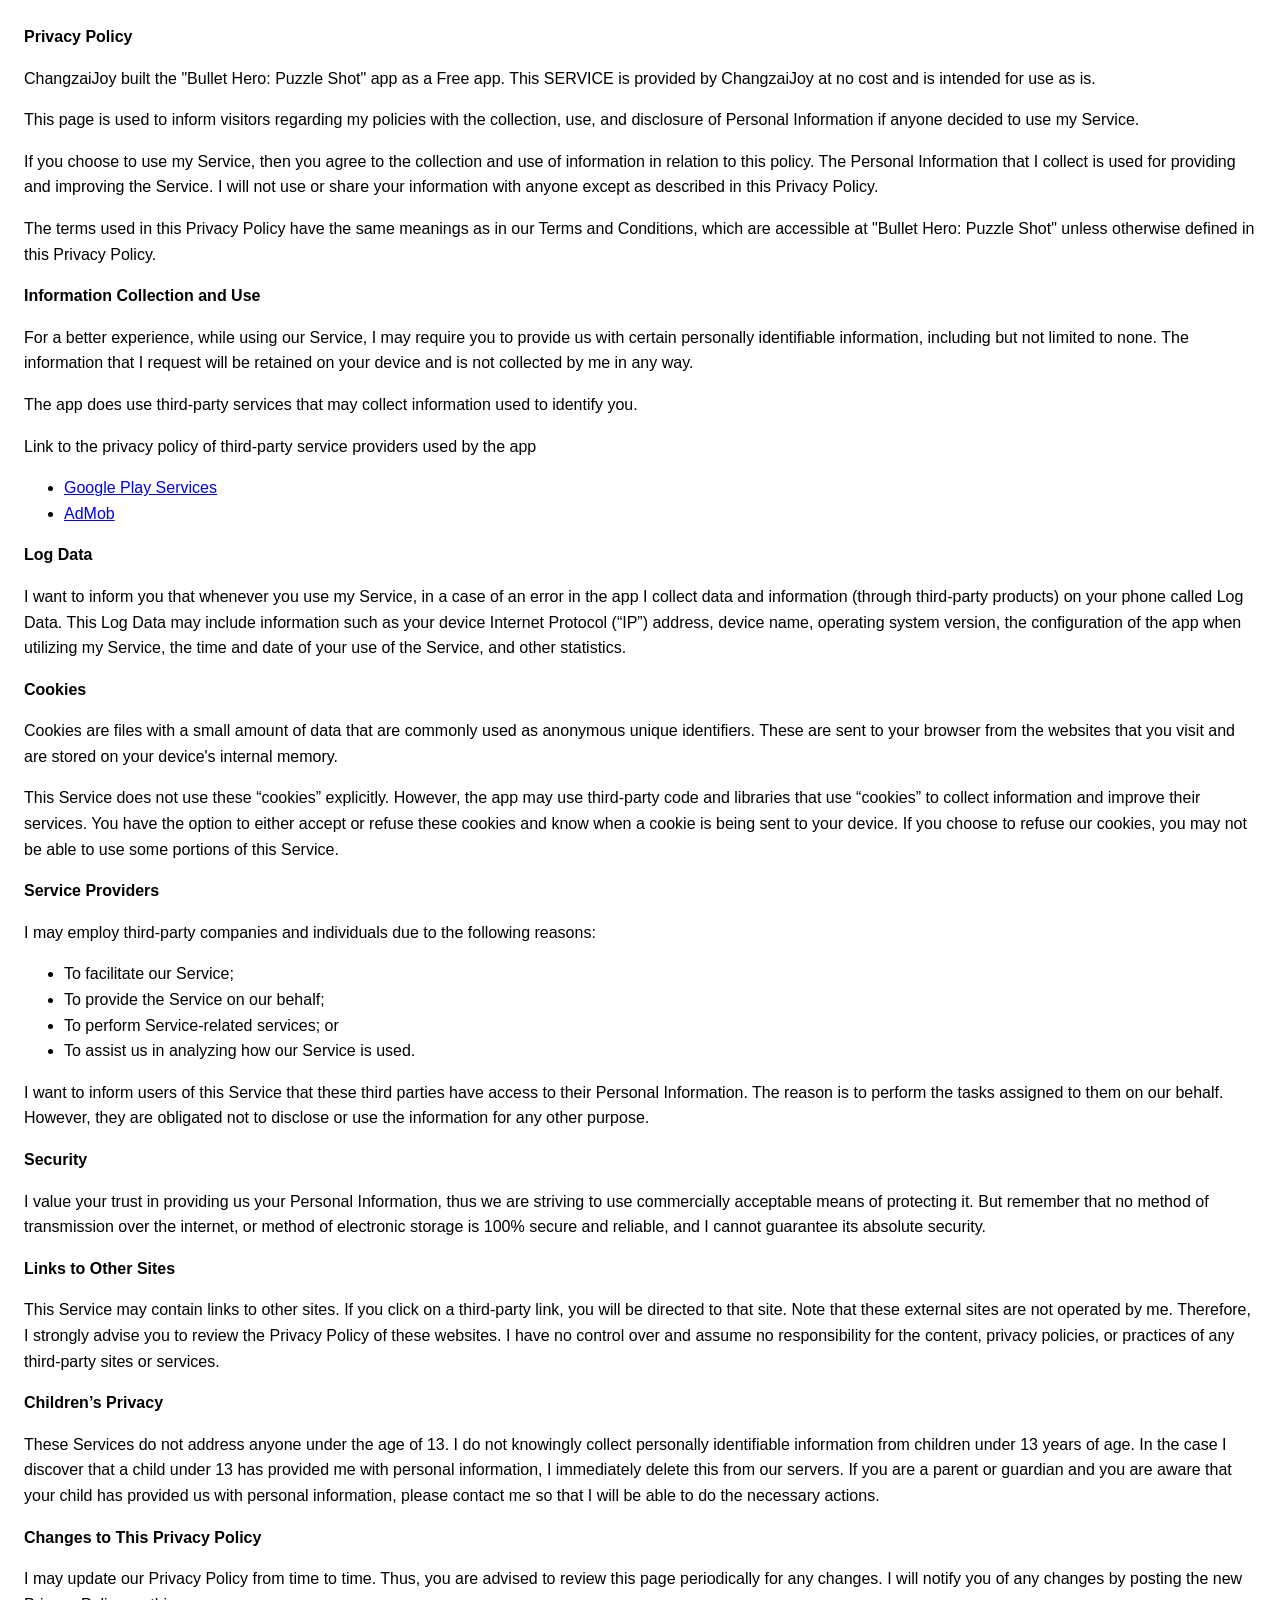
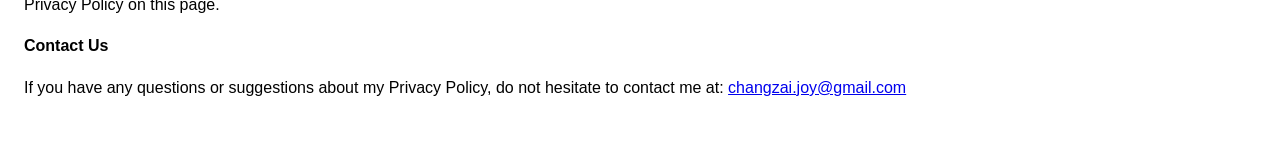
<file: backend/privacy_policy/shooting_puzzle_google.html>
<!DOCTYPE html>
<html>

<head>
  <meta charset='utf-8'>
  <meta name='viewport' content='width=device-width'>
  <title>Privacy Policy</title>
  <style>
    body {
      font-family: 'Helvetica Neue', Helvetica, Arial, sans-serif;
      padding: 1em;
      line-height: 1.6;
    }
  </style>
</head>

<body>
  <strong>Privacy Policy</strong>
  <p>
    ChangzaiJoy built the "Bullet Hero: Puzzle Shot" app as
    a Free app. This SERVICE is provided by
    ChangzaiJoy at no cost and is intended for use as
    is.
  </p>
  <p>
    This page is used to inform visitors regarding my
    policies with the collection, use, and disclosure of Personal
    Information if anyone decided to use my Service.
  </p>
  <p>
    If you choose to use my Service, then you agree to
    the collection and use of information in relation to this
    policy. The Personal Information that I collect is
    used for providing and improving the Service. I will not use or share your information with
    anyone except as described in this Privacy Policy.
  </p>
  <p>
    The terms used in this Privacy Policy have the same meanings
    as in our Terms and Conditions, which are accessible at
    "Bullet Hero: Puzzle Shot" unless otherwise defined in this Privacy Policy.
  </p>
  <p><strong>Information Collection and Use</strong></p>
  <p>
    For a better experience, while using our Service, I
    may require you to provide us with certain personally
    identifiable information, including but not limited to none. The information that
    I request will be retained on your device and is not collected by me in any way.
  </p>
  <div>
    <p>
      The app does use third-party services that may collect
      information used to identify you.
    </p>
    <p>
      Link to the privacy policy of third-party service providers used
      by the app
    </p>
    <ul>
      <li><a href="https://www.google.com/policies/privacy/" target="_blank" rel="noopener noreferrer">Google Play
          Services</a></li>
      <li><a href="https://support.google.com/admob/answer/6128543?hl=en" target="_blank"
          rel="noopener noreferrer">AdMob</a></li>
    </ul>
  </div>
  <p><strong>Log Data</strong></p>
  <p>
    I want to inform you that whenever you
    use my Service, in a case of an error in the app
    I collect data and information (through third-party
    products) on your phone called Log Data. This Log Data may
    include information such as your device Internet Protocol
    (“IP”) address, device name, operating system version, the
    configuration of the app when utilizing my Service,
    the time and date of your use of the Service, and other
    statistics.
  </p>
  <p><strong>Cookies</strong></p>
  <p>
    Cookies are files with a small amount of data that are
    commonly used as anonymous unique identifiers. These are sent
    to your browser from the websites that you visit and are
    stored on your device's internal memory.
  </p>
  <p>
    This Service does not use these “cookies” explicitly. However,
    the app may use third-party code and libraries that use
    “cookies” to collect information and improve their services.
    You have the option to either accept or refuse these cookies
    and know when a cookie is being sent to your device. If you
    choose to refuse our cookies, you may not be able to use some
    portions of this Service.
  </p>
  <p><strong>Service Providers</strong></p>
  <p>
    I may employ third-party companies and
    individuals due to the following reasons:
  </p>
  <ul>
    <li>To facilitate our Service;</li>
    <li>To provide the Service on our behalf;</li>
    <li>To perform Service-related services; or</li>
    <li>To assist us in analyzing how our Service is used.</li>
  </ul>
  <p>
    I want to inform users of this Service
    that these third parties have access to their Personal
    Information. The reason is to perform the tasks assigned to
    them on our behalf. However, they are obligated not to
    disclose or use the information for any other purpose.
  </p>
  <p><strong>Security</strong></p>
  <p>
    I value your trust in providing us your
    Personal Information, thus we are striving to use commercially
    acceptable means of protecting it. But remember that no method
    of transmission over the internet, or method of electronic
    storage is 100% secure and reliable, and I cannot
    guarantee its absolute security.
  </p>
  <p><strong>Links to Other Sites</strong></p>
  <p>
    This Service may contain links to other sites. If you click on
    a third-party link, you will be directed to that site. Note
    that these external sites are not operated by me.
    Therefore, I strongly advise you to review the
    Privacy Policy of these websites. I have
    no control over and assume no responsibility for the content,
    privacy policies, or practices of any third-party sites or
    services.
  </p>
  <p><strong>Children’s Privacy</strong></p>
  <div>
    <p>
      These Services do not address anyone under the age of 13.
      I do not knowingly collect personally
      identifiable information from children under 13 years of age. In the case
      I discover that a child under 13 has provided
      me with personal information, I immediately
      delete this from our servers. If you are a parent or guardian
      and you are aware that your child has provided us with
      personal information, please contact me so that
      I will be able to do the necessary actions.
    </p>
  </div>
  <p><strong>Changes to This Privacy Policy</strong></p>
  <p>
    I may update our Privacy Policy from
    time to time. Thus, you are advised to review this page
    periodically for any changes. I will
    notify you of any changes by posting the new Privacy Policy on
    this page.
  </p>
  <p><strong>Contact Us</strong></p>
  <p>
    If you have any questions or suggestions about my Privacy Policy, do not hesitate to contact me at:  
    <a href="mailto:changzai.joy@gmail.com">changzai.joy@gmail.com</a>
  </p>
</body>

</html>
</file>
<file: style.css>
:root{color-scheme:dark;--bg:#101411;--text:#f3f3e9;--muted:#a1aaa0;--lime:#d2f791;--line:#30372d}*{box-sizing:border-box}html{scroll-behavior:smooth;scroll-padding-top:30px}body{margin:0;background:var(--bg);color:var(--text);font-family:Arial,"Microsoft YaHei","PingFang SC",sans-serif;-webkit-font-smoothing:antialiased}a{color:inherit;text-decoration:none}a:focus-visible{outline:2px solid var(--lime);outline-offset:6px}a,button{-webkit-tap-highlight-color:transparent}.wrap{max-width:1240px;width:calc(100% - 112px);margin-inline:auto}.header{height:104px;display:flex;align-items:center;justify-content:space-between;border-bottom:1px solid var(--line)}.brand{display:flex;gap:5px;align-items:center;font-size:24px;font-weight:750;letter-spacing:-1px}.brand>span:nth-child(2){color:var(--lime)}.brand-icon{font-size:38px;color:var(--lime);margin-right:8px}.brand-dot{font-size:12px;align-self:flex-start;margin-top:9px}nav{display:flex;align-items:center;gap:38px;font-size:13px}nav a:hover{color:var(--lime)}.nav-contact{padding:12px 17px;border:1px solid #66705c;border-radius:4px}.nav-contact span{margin-left:18px}.hero{display:grid;grid-template-columns:1.05fr 1fr;gap:20px;align-items:center;min-height:650px;padding-block:50px 38px}.eyebrow{font-size:11px;letter-spacing:2px;font-weight:600;color:var(--muted);margin:0 0 28px}.status-dot{width:6px;height:6px;display:inline-block;background:var(--lime);border-radius:50%;margin-right:8px;vertical-align:middle}h1{position:relative;font-size:clamp(58px,6.8vw,94px);letter-spacing:-5px;line-height:1.17;margin:0 0 28px;font-weight:750}h1>span,h2 span{color:var(--lime)}h1 i{font-style:normal;font-size:65px;color:var(--lime);position:absolute;left:310px;bottom:12px}.hero-description{font-size:14px;line-height:1.95;color:var(--muted);margin:0 0 30px}.button{display:inline-flex;align-items:center;gap:42px;background:var(--lime);color:#172014;border-radius:4px;padding:17px 22px;font-size:14px;font-weight:650;transition:background .2s,transform .2s}.button:hover{background:#e3ffb7;transform:translateY(-3px)}.button span{font-size:20px}.hero-note{display:flex;justify-content:space-between;gap:12px;margin-top:60px;font-size:10px;color:#83907f}.hero-note>span:last-child{font-size:9px;letter-spacing:1px}.art{position:relative;border:1px solid #394632;border-radius:8px;background:radial-gradient(ellipse at 60% 45%,#30402b 0%,#1b271d 48%,#172019 80%);overflow:hidden;aspect-ratio:1.02}.art-grid{position:absolute;inset:0;opacity:.16;background-image:linear-gradient(#7b9565 1px,transparent 1px),linear-gradient(90deg,#7b9565 1px,transparent 1px);background-size:40px 40px;mask-image:linear-gradient(transparent,#000)}.art svg{position:relative;width:100%;height:100%;transform:translateY(8px)}.art-label{position:absolute;top:26px;left:25px;font-size:9px;letter-spacing:2px;color:#b9c7a8}.spark{position:absolute;color:var(--lime);z-index:1}.s1{top:62px;right:49px;font-size:40px}.s2{left:55px;top:42%;font-size:22px}.s3{right:23%;bottom:22%;font-size:22px}.art-bottom{position:absolute;bottom:22px;inset-inline:24px;display:flex;justify-content:space-between;color:#c0ccaf;font-size:8px;letter-spacing:1px}.art-bottom .status-dot{width:4px;height:4px}.ticker{border-block:1px solid var(--line);padding-block:21px;color:#a4ae99}.ticker>div{display:flex;align-items:center;justify-content:space-between;gap:20px;font-size:13px;font-weight:600;letter-spacing:2px}.ticker span{font-size:25px;color:var(--lime)}.about{display:grid;grid-template-columns:1fr 2fr;gap:40px;padding-block:96px;border-bottom:1px solid var(--line)}h2{font-size:39px;font-weight:650;letter-spacing:-1.7px;line-height:1.4;margin:0 0 27px}.about>div>p{font-size:14px;color:var(--muted);line-height:2;max-width:650px}.values{display:flex;gap:10px;margin-top:26px}.values span{border:1px solid #3d4837;color:#cbd4bf;font-size:11px;padding:9px 15px;border-radius:30px}.games{padding-block:86px 90px}.section-heading{display:flex;justify-content:space-between;align-items:end;margin-bottom:35px}.section-heading h2{font-size:34px;margin:0}.small-label{color:#8c9884;font-size:9px;letter-spacing:1px;padding-bottom:8px}.game-grid{display:grid;grid-template-columns:1fr 1fr;gap:28px}.game-cover{height:290px;border-radius:5px;position:relative;overflow:hidden;display:flex;align-items:center;justify-content:center}.cat-cover{background:#bdcaaa;background-image:radial-gradient(#52684740 1px,transparent 1px);background-size:16px 16px}.cover-number{position:absolute;top:20px;left:22px;font-size:11px;color:#2e483e}.cover-caption{position:absolute;bottom:21px;left:22px;font-size:9px;color:#38513f;letter-spacing:1.6px}.cat-face{position:relative;background:#f2e3c5;width:138px;height:119px;border-radius:44% 44% 42% 42%;transform:rotate(-9deg);box-shadow:0 14px 0 #a7b492}.cat-face:before,.cat-face:after{content:"";position:absolute;top:-27px;background:#f2e3c5;width:50px;height:65px;clip-path:polygon(0 0,100% 66%,0 100%)}.cat-face:before{left:4px;transform:rotate(6deg)}.cat-face:after{right:3px;transform:scaleX(-1) rotate(6deg)}.cat-eyes{position:absolute;top:26px;left:36px;color:#354738;font-size:36px;letter-spacing:15px;white-space:nowrap}.cat-mouth{position:absolute;top:69px;left:60px;color:#7b6855;font-size:20px}.magnifier{width:90px;height:90px;position:absolute;top:100px;left:56%;border:10px solid #3f5c48;border-radius:50%;transform:rotate(-28deg);background:#def2dc22}.magnifier:after{content:"";position:absolute;top:68px;left:28px;width:17px;height:70px;background:#3f5c48;border-radius:0 0 8px 8px}.puzzle-cover{background:#d0b8a0;background-image:linear-gradient(35deg,transparent 47%,#b79b7e66 48%,#b79b7e66 50%,transparent 51%);background-size:65px 65px}.target{width:150px;height:150px;background:#dc785c;border:26px solid #efe4d1;border-radius:50%;box-shadow:0 14px 0 #9f7a61,0 0 0 2px #bba086;transform:rotateX(25deg) rotate(-20deg)}.target i{position:absolute;inset:26px;border:13px solid #f0e4d2;border-radius:50%}.orbit-ball{position:absolute;top:52px;right:26%;width:38px;height:38px;border-radius:50%;background:#d9f393;box-shadow:5px 7px 0 #8b9e67}.game-meta{display:flex;justify-content:space-between;margin-top:23px;color:#899580;font-size:9px;letter-spacing:1.5px}.game h3{font-size:22px;margin:12px 0}.game p{font-size:13px;color:var(--muted);line-height:1.7}.game>a{margin-top:19px;border-top:1px solid var(--line);padding-top:17px;display:flex;justify-content:space-between;font-size:12px}.game>a:hover{color:var(--lime)}.contact{border-block:1px solid var(--line);padding-block:65px;display:flex;justify-content:space-between;align-items:center;gap:35px}.contact h2{font-size:36px}.contact p:not(.eyebrow){color:var(--muted);font-size:13px;line-height:1.9}.contact-link{border-bottom:1px solid #7c8a6c;padding-bottom:20px;font-size:clamp(15px,2vw,24px)}.contact-link>span{display:block;color:var(--lime);font-size:10px;letter-spacing:2px;margin-bottom:18px}.contact-link b{color:var(--lime);margin-left:25px;font-weight:400}footer{display:flex;justify-content:space-between;align-items:center;gap:15px;padding-block:32px}footer .brand{font-size:18px;letter-spacing:-.5px}footer p,footer>a:last-child{font-size:10px;color:var(--muted)}@media(min-width:1440px){.hero{min-height:700px}}@media(max-width:1050px){.wrap{width:calc(100% - 64px)}h1{font-size:72px}h1 i{left:250px;font-size:48px}.hero{min-height:570px}.hero-note{display:block}.hero-note>span{display:block;margin-top:10px}.game-cover{height:250px}.small-label{display:none}}@media(max-width:760px){.wrap{width:calc(100% - 40px)}.header{height:82px}.brand{font-size:20px}.brand-icon{font-size:30px}.brand-dot{display:none}nav{gap:18px;font-size:11px}nav>a:first-child{display:none}.nav-contact{padding:9px}.nav-contact span{margin-left:4px}.hero{grid-template-columns:1fr;gap:32px;padding-block:45px 30px}.eyebrow{font-size:10px;margin-bottom:22px}h1{font-size:72px;letter-spacing:-3px}h1 i{left:265px;bottom:13px}.hero-description{font-size:13px}.hero-note{display:flex;margin-top:30px}.hero-note>span:last-child{font-size:8px}.art{max-height:470px}.ticker{padding-block:16px}.ticker>div{font-size:8px;letter-spacing:.3px;gap:8px}.ticker span{font-size:18px}.about{grid-template-columns:1fr;gap:10px;padding-block:58px}h2{font-size:32px}.about>div>p{font-size:13px}.games{padding-block:55px}.section-heading h2{font-size:27px}.section-heading h2>span{display:block}.game-grid{grid-template-columns:1fr;gap:38px}.game-cover{height:280px}.contact{align-items:flex-start;flex-direction:column;padding-block:45px}.contact h2{font-size:32px}.contact-link{font-size:20px;width:100%;overflow-wrap:anywhere}.contact-link b{float:right;margin:0}footer{flex-wrap:wrap;padding-block:26px}footer .brand{width:100%;margin-bottom:6px}footer p{margin:0}footer>a:last-child{margin-left:auto}}@media(prefers-reduced-motion:reduce){html{scroll-behavior:auto}.button{transition:none}}
</file>
